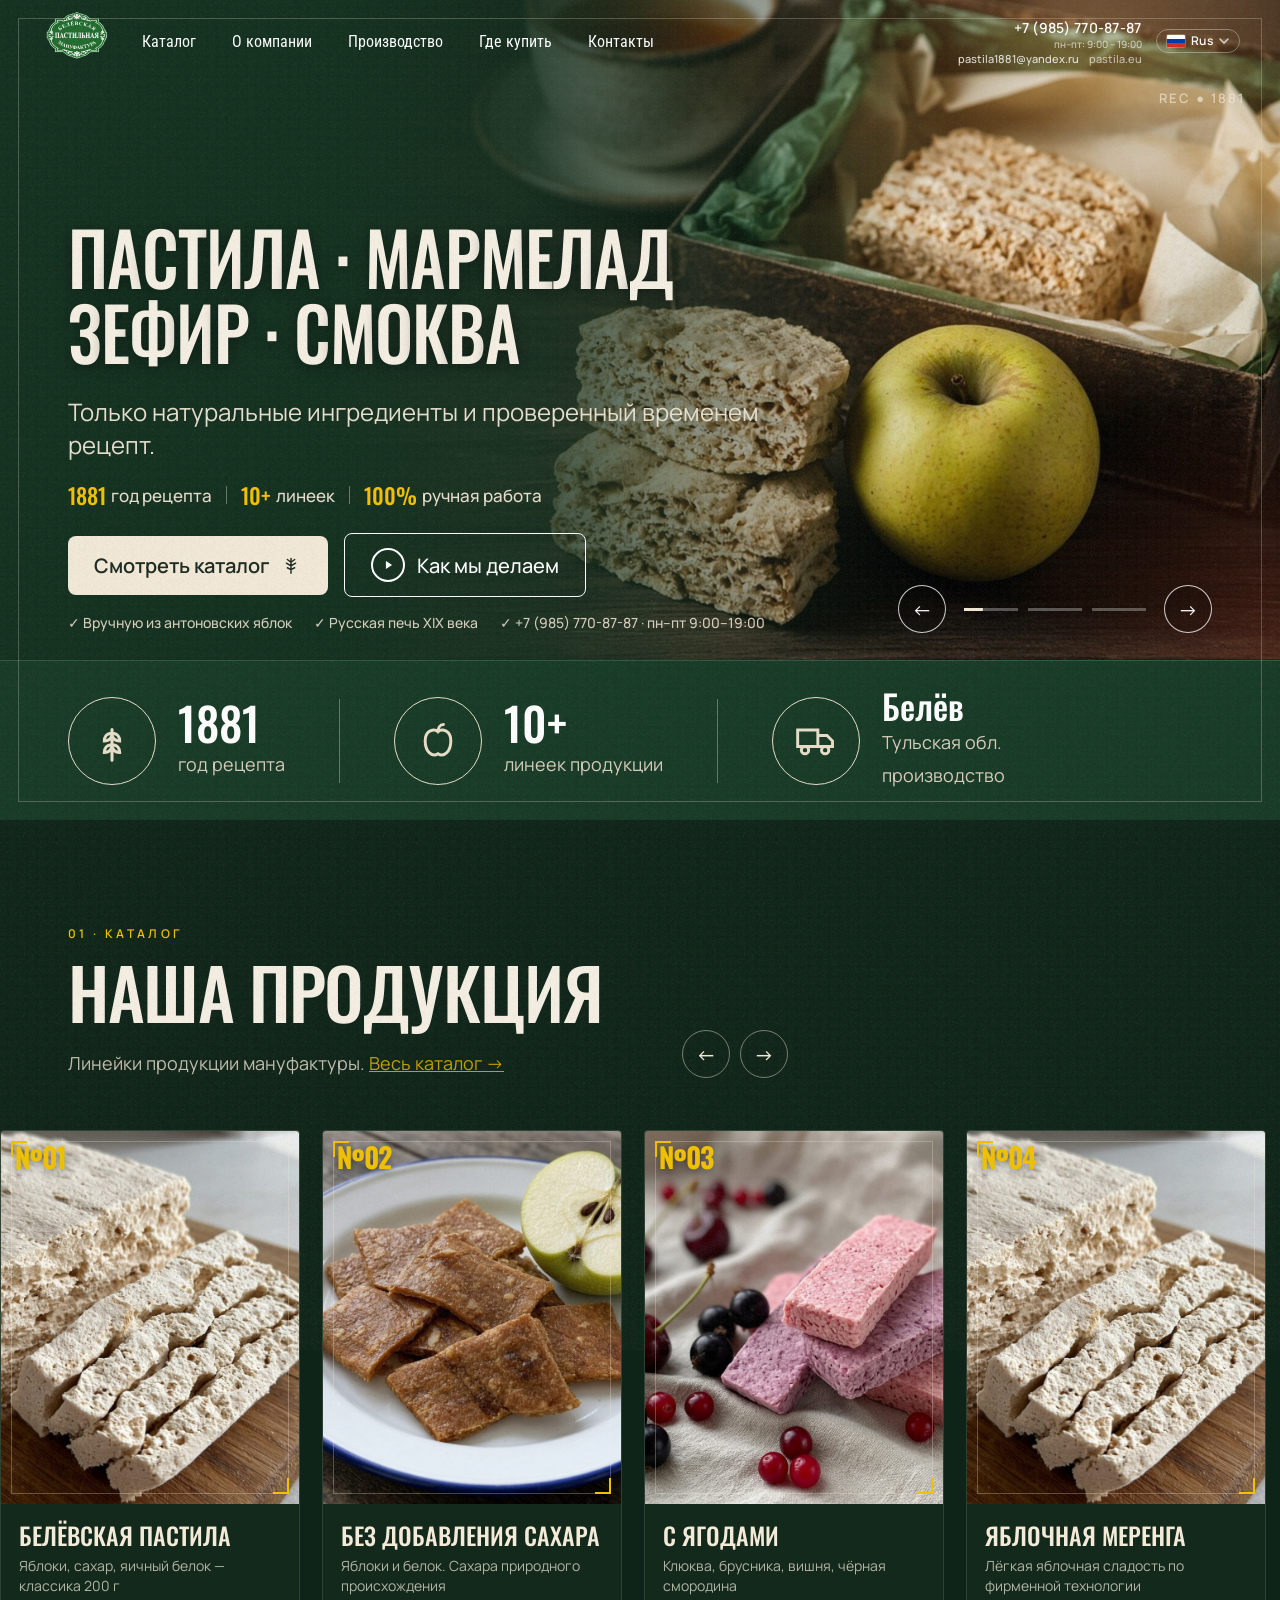
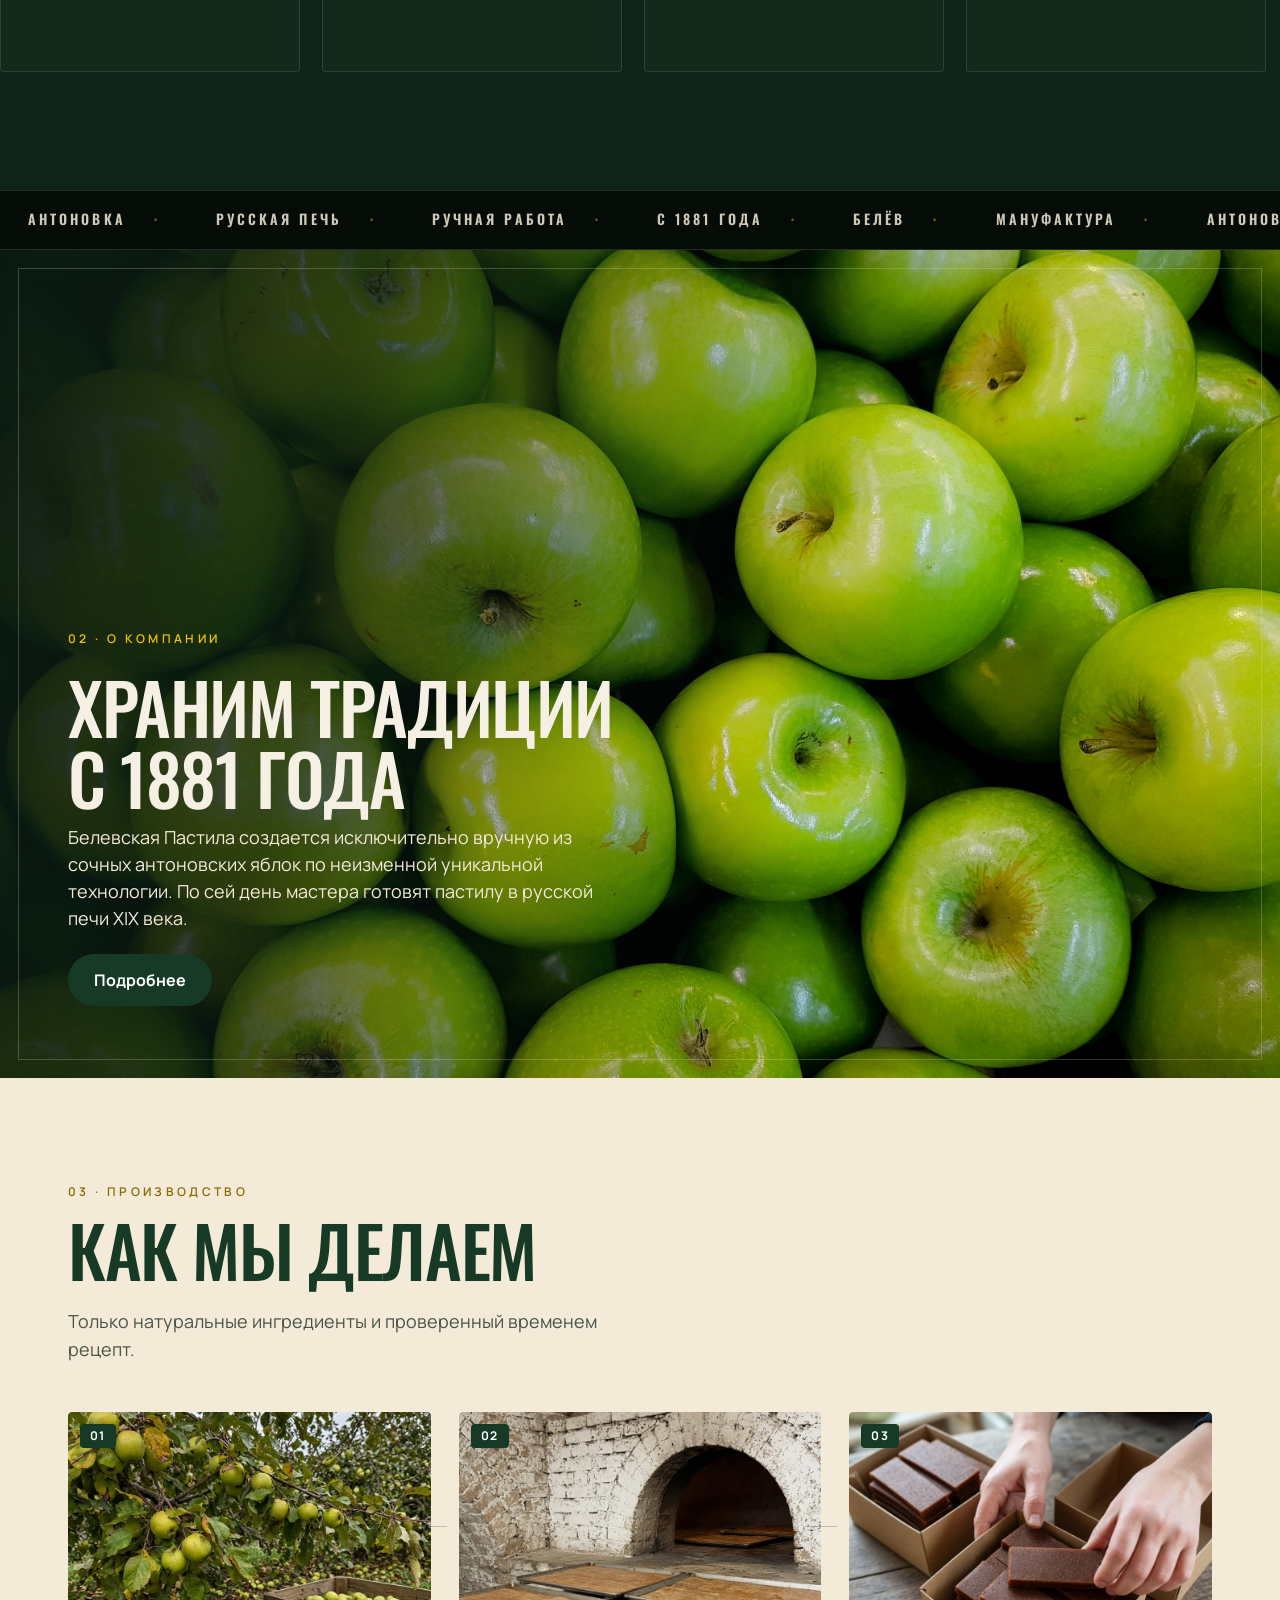
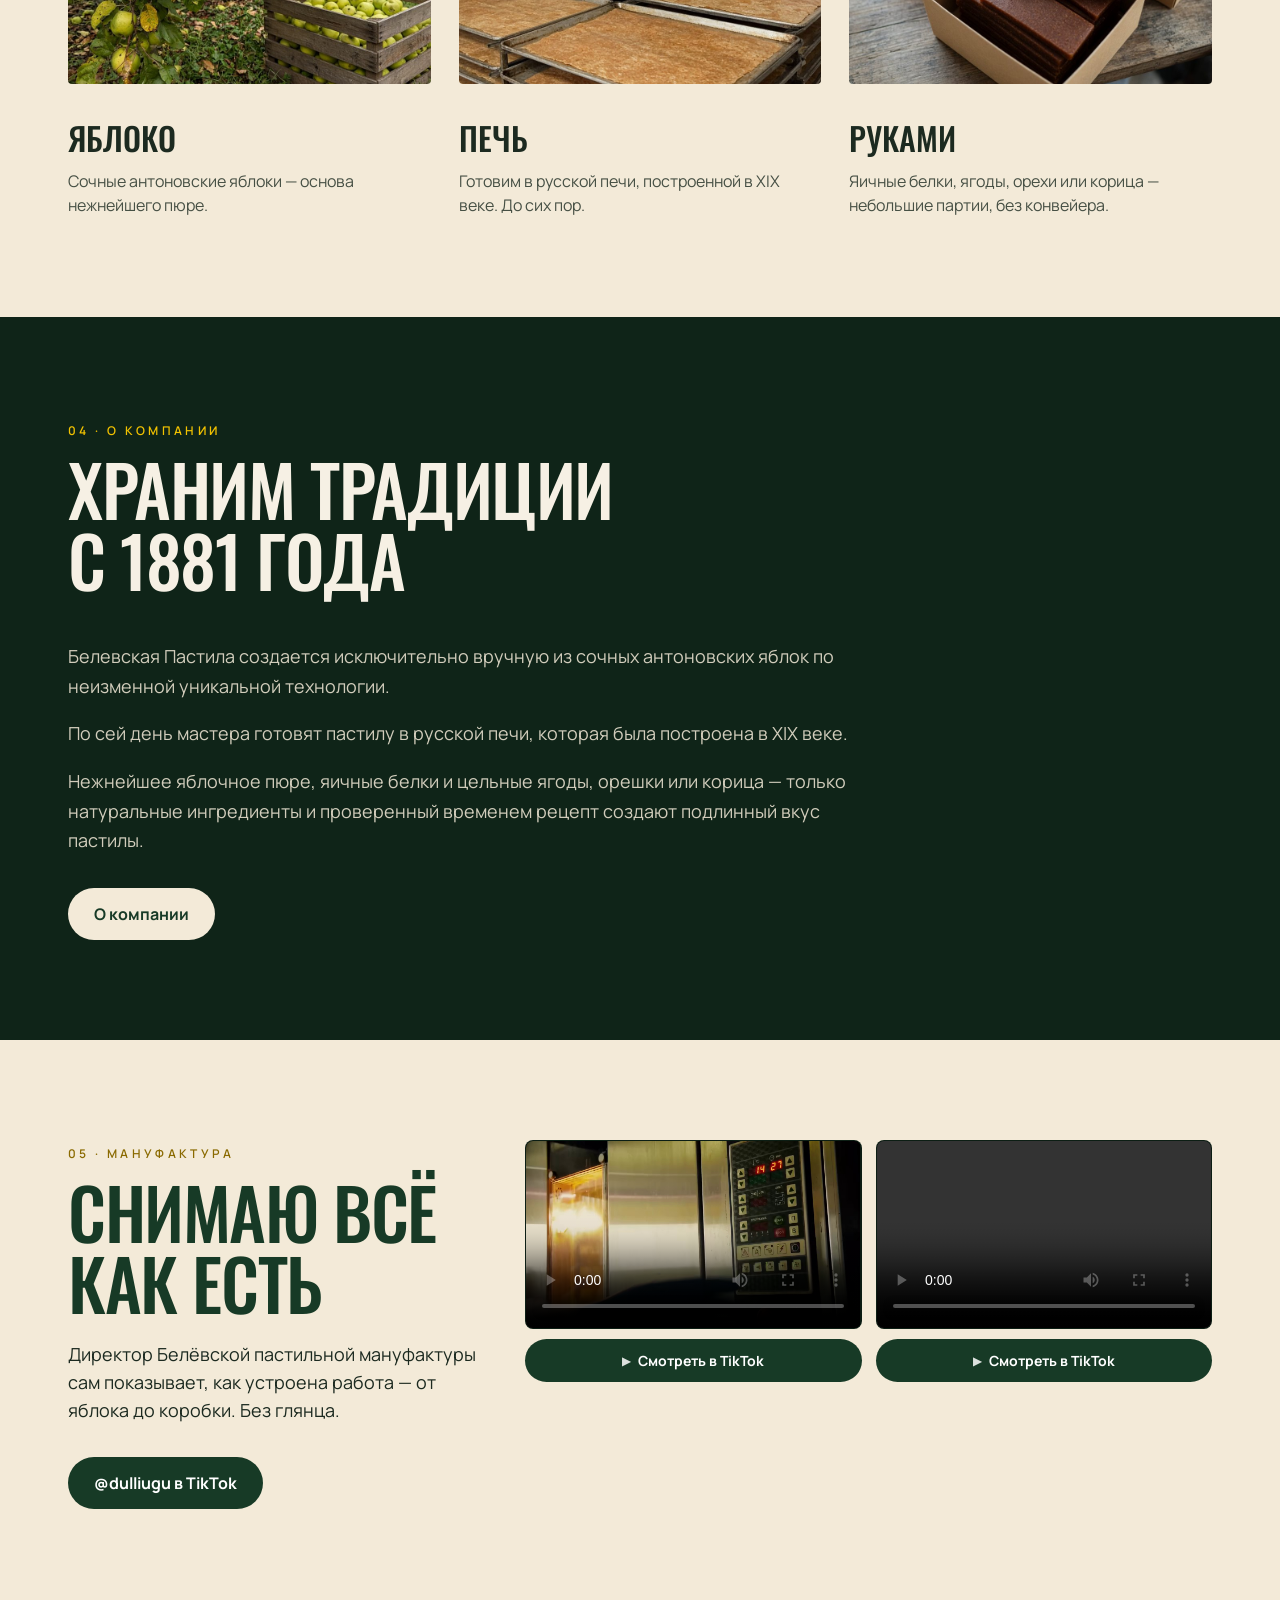
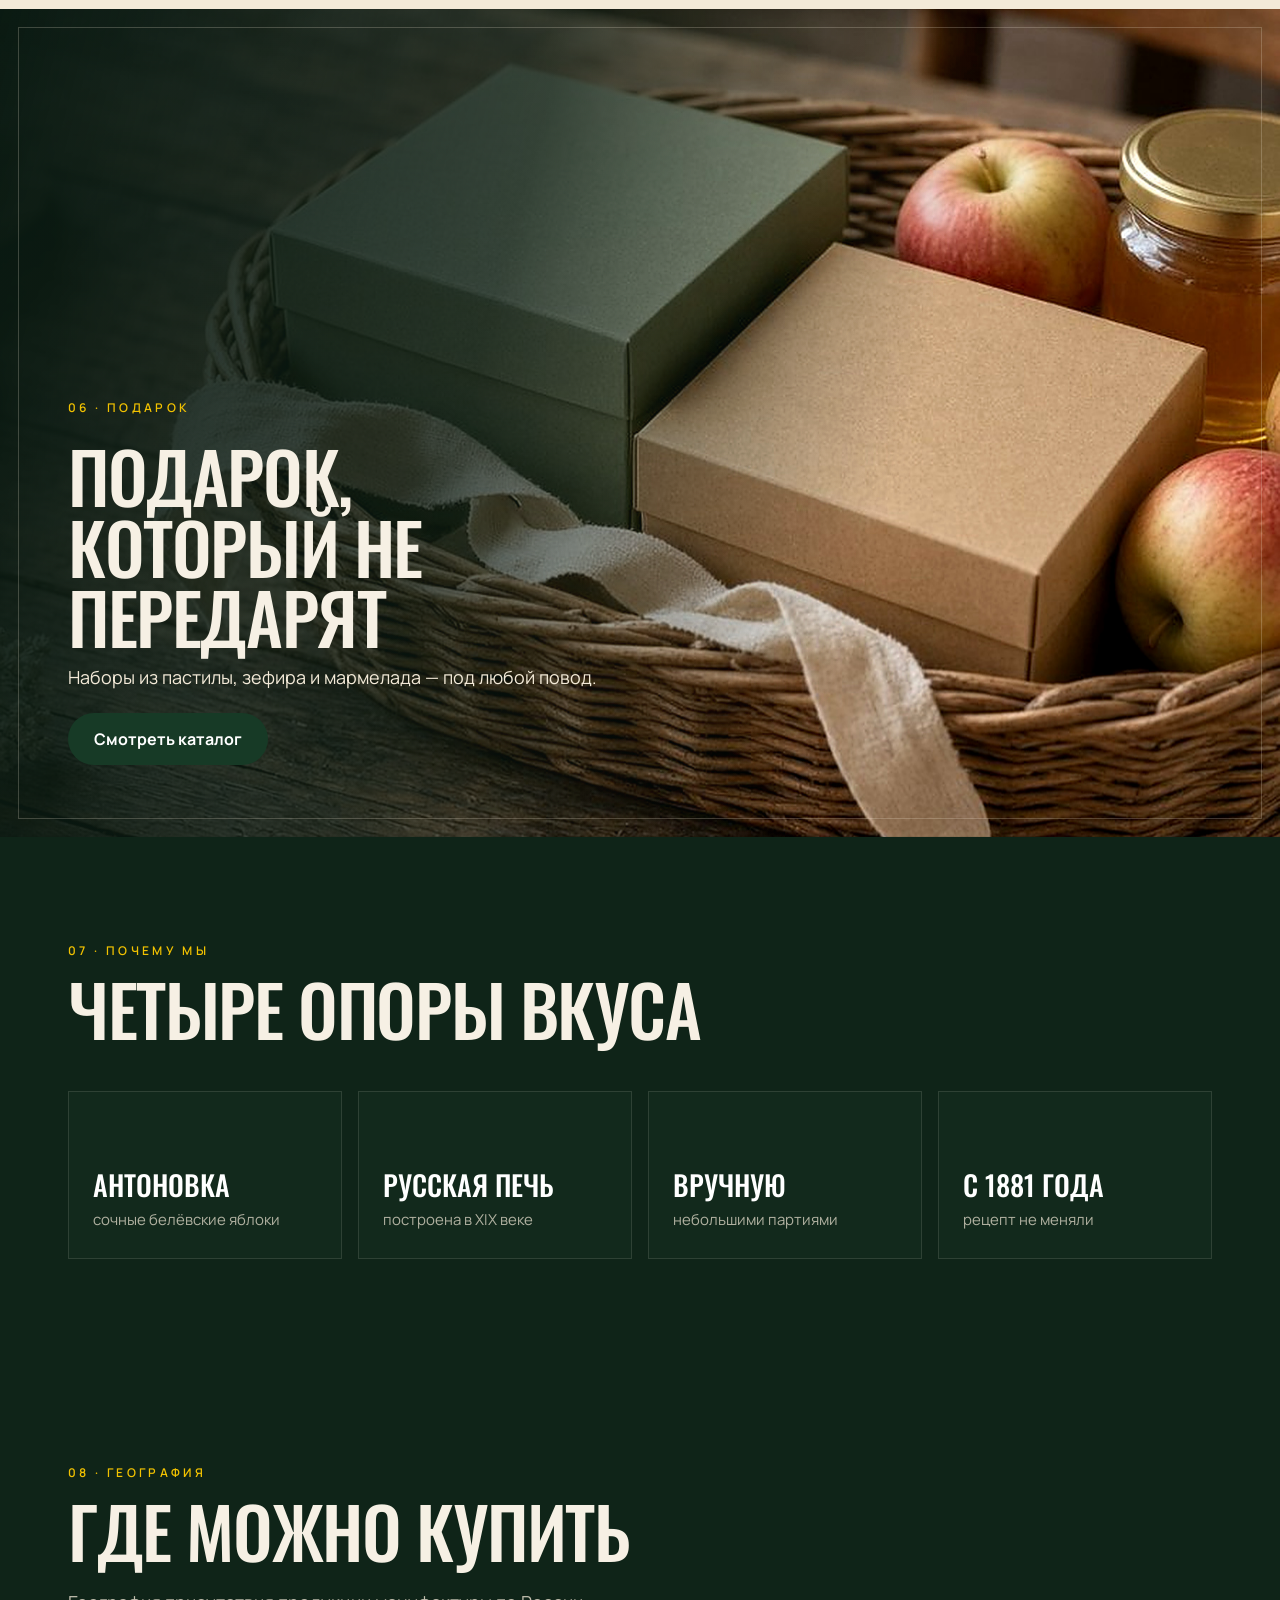
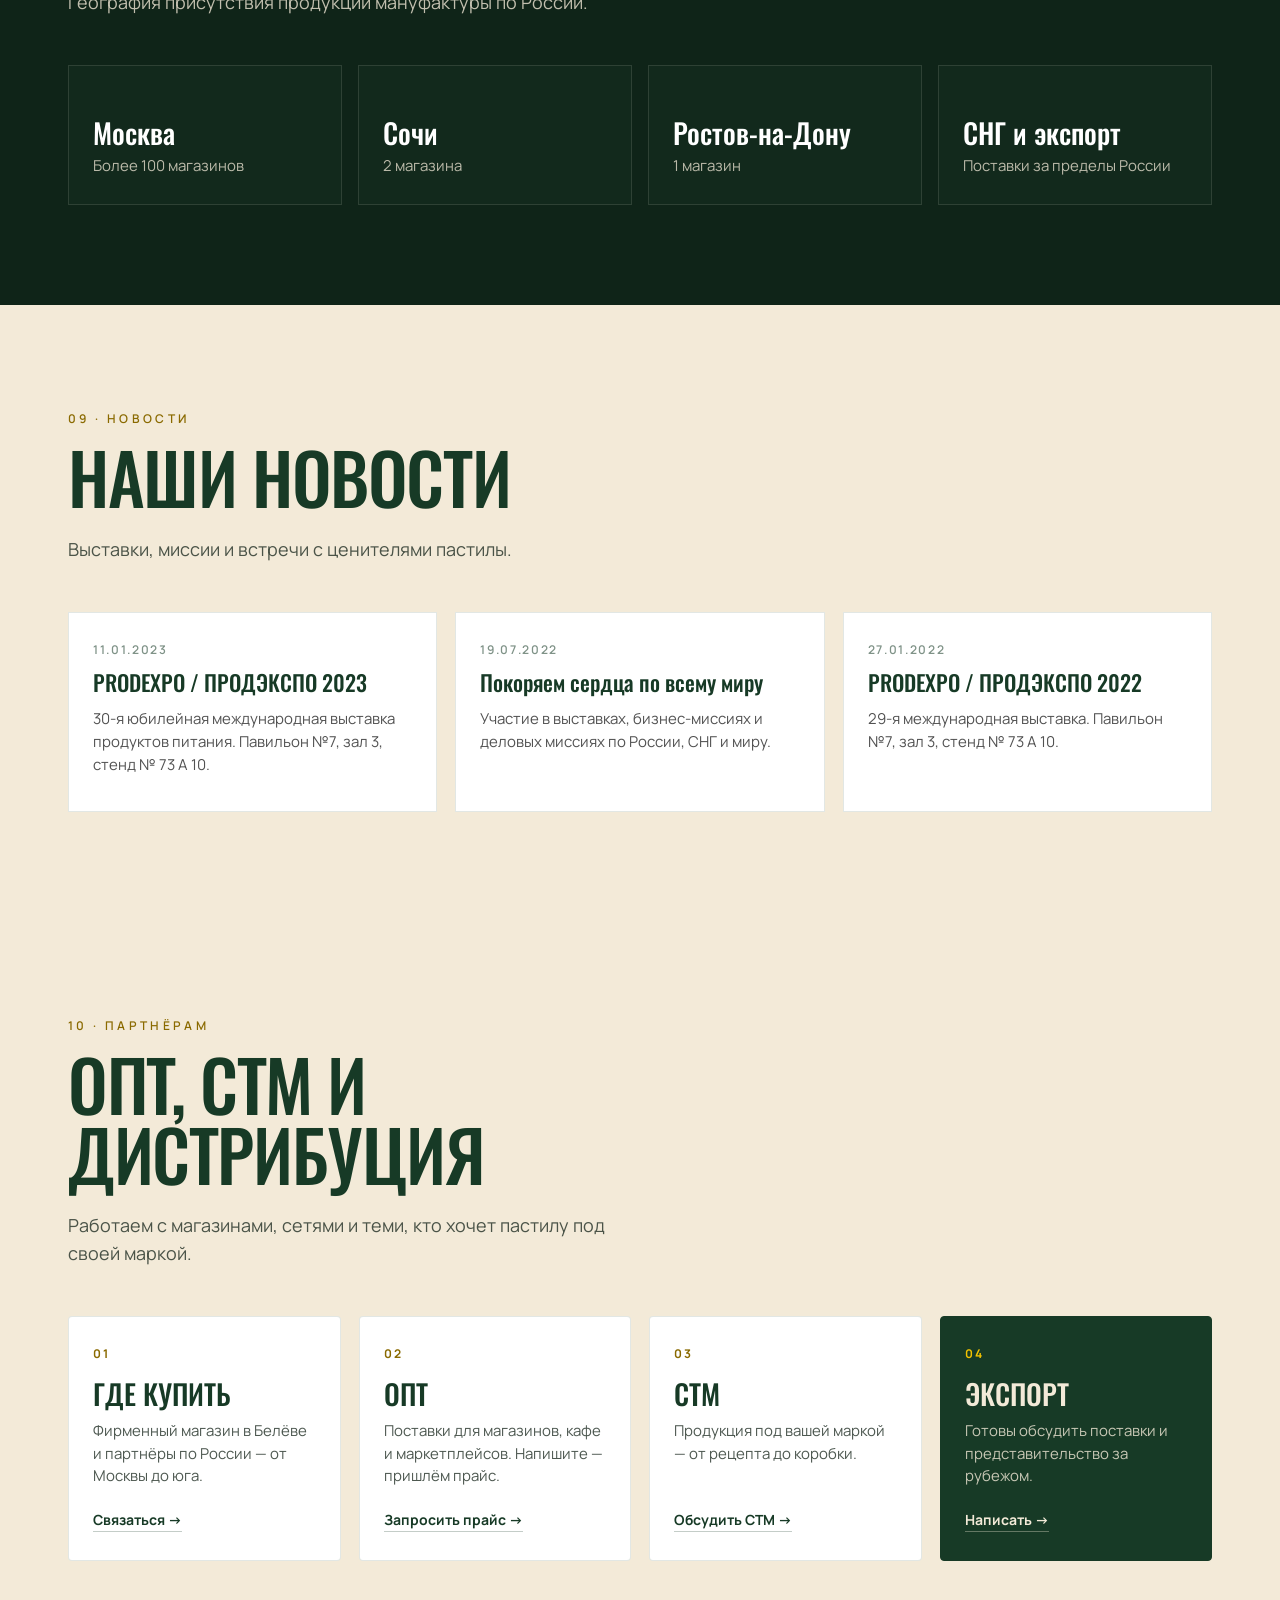
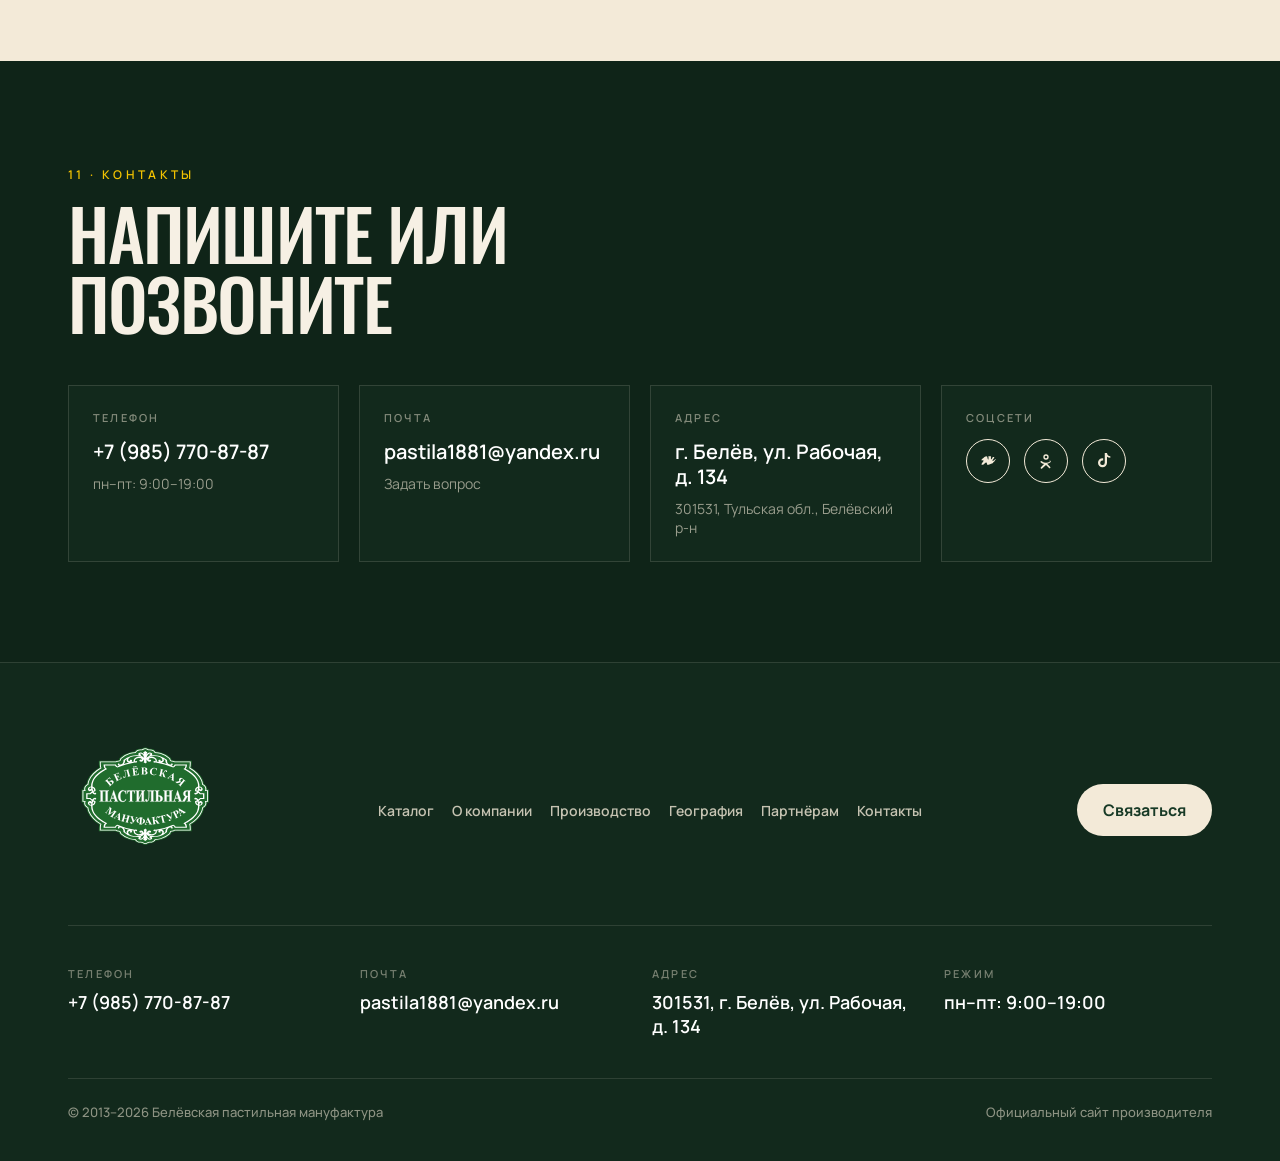
<file: index.html>
<!doctype html><html lang="ru"><head><meta charset="utf-8"><meta name="viewport" content="width=device-width,initial-scale=1"><title>Белёвская пастильная мануфактура — официальный сайт производителя</title><meta name="description" content="Белёвская пастила вручную из антоновских яблок. Русская печь XIX века, натуральные ингредиенты. +7 (985) 770-87-87"><link href="https://fonts.googleapis.com/css2?family=Oswald:wght@400;500;600;700&family=PT+Serif:ital@0;1&family=Roboto+Condensed:wght@400;700&family=Manrope:wght@400;700&display=swap" rel="stylesheet"><link rel="stylesheet" href="css/style.css"></head><body><section class="hero2 hero"><header class="h2hdr hdrfix"><a class="logo" href="index.html" aria-label="На главную"><img src="img/logo.svg" width="160" height="155" alt="Белёвская пастильная мануфактура"></a><nav><a href="catalog.html">Каталог</a><a href="about.html">О компании</a><a href="#how">Производство</a><a href="#opt">Где купить</a><a href="#contacts">Контакты</a></nav><div class="hdr-side"><div class="hdr-contacts"><a class="hdr-phone" href="tel:+79857708787">+7 (985) 770-87-87</a><span class="hdr-hours">пн–пт: 9:00 – 19:00</span><span class="hdr-links"><a class="hdr-mail" href="mailto:pastila1881@yandex.ru">pastila1881@yandex.ru</a><a class="hdr-eu" href="https://pastila.eu" target="_blank" rel="noopener">pastila.eu</a></span></div><div class="lang-dd"><button type="button" class="lang-btn" aria-expanded="false" aria-haspopup="listbox" aria-label="Язык"><i class="fl fl-ru" aria-hidden="true"></i><span class="lang-code">Rus</span><svg width="10" height="6" viewBox="0 0 10 6" aria-hidden="true"><path d="M1 1l4 4 4-4" fill="none" stroke="currentColor" stroke-width="1.5" stroke-linecap="round"/></svg></button><ul class="lang-menu" role="listbox" hidden><li><a href="?lang=ru" hreflang="ru" lang="ru" role="option" class="on"><i class="fl fl-ru" aria-hidden="true"></i>Русский</a></li><li><a href="?lang=en" hreflang="en" lang="en" role="option"><i class="fl fl-en" aria-hidden="true"></i>English</a></li><li><a href="?lang=de" hreflang="de" lang="de" role="option"><i class="fl fl-de" aria-hidden="true"></i>Deutsch</a></li><li><a href="?lang=zh" hreflang="zh" lang="zh" role="option"><i class="fl fl-zh" aria-hidden="true"></i>中文</a></li></ul></div></div></header><div class="slides"><figure class="sl on"><img src="img/slide3.jpg" alt="Пастила, чай и подарочная коробка"></figure><figure class="sl"><img src="img/slide2.jpg" alt="Русская печь и противни с пастилой"></figure><figure class="sl"><img src="img/slide1.png" alt="Белёвская пастила в фарфоровой вазе"></figure><div class="wipe"></div></div><div class="snav"><button class="sp" aria-label="Назад">←</button><div class="dots"><i class="on"><b></b></i><i><b></b></i><i><b></b></i></div><button class="sn" aria-label="Вперёд">→</button></div><div class="txt"><h1>ПАСТИЛА · МАРМЕЛАД<br>ЗЕФИР · СМОКВА</h1><p class="ssub">Только натуральные ингредиенты и проверенный временем рецепт.</p><p class="nums"><b>1881</b> год рецепта<i></i><b>10+</b> линеек<i></i><b>100%</b> ручная работа</p><div class="cta-row"><a class="c1" href="catalog.html">Смотреть каталог <svg width="22" height="22" viewBox="0 0 24 24" fill="none" stroke="currentColor" stroke-width="1.6" stroke-linecap="round"><path d="M12 21V5M12 9l-4-3M12 13l-5-3M12 9l4-3M12 13l5-3M12 17l-4-2M12 17l4-2"/></svg></a><a class="c2" href="#how"><i><svg width="18" height="18" viewBox="0 0 24 24" fill="none" stroke="currentColor" stroke-width="1.6" stroke-linecap="round"><path d="M10 8l6 4-6 4z" fill="currentColor"/></svg></i>Как мы делаем</a></div><ul class="trust"><li>✓ Вручную из антоновских яблок</li><li>✓ Русская печь XIX века</li><li>✓ +7 (985) 770-87-87 · пн–пт 9:00–19:00</li></ul></div><div class="strip2"><div><i><svg width="46" height="46" viewBox="0 0 24 24" fill="none" stroke="currentColor" stroke-width="1.6" stroke-linecap="round"><path d="M12 22V6M12 8c-3 0-4 2-4 4 3 0 4-2 4-4zm0 0c3 0 4 2 4 4-3 0-4-2-4-4zm0 6c-3 0-4 2-4 4 3 0 4-2 4-4zm0 0c3 0 4 2 4 4-3 0-4-2-4-4z"/></svg></i><p><b>1881</b><span>год рецепта</span></p></div><div><i><svg width="44" height="44" viewBox="0 0 24 24" fill="none" stroke="currentColor" stroke-width="1.6" stroke-linecap="round"><path d="M12 7c-2-2-7-1-7 5s4 9 7 7c3 2 7-1 7-7s-5-7-7-5zM12 7c0-2 1-4 3-4"/></svg></i><p><b>10+</b><span>линеек продукции</span></p></div><div><i><svg width="44" height="44" viewBox="0 0 24 24" fill="none" stroke="currentColor" stroke-width="1.6" stroke-linecap="round"><path d="M2 6h11v9H2zM13 9h5l3 3v3h-8"/><circle cx="6" cy="17" r="2"/><circle cx="17" cy="17" r="2"/></svg></i><p><b style="font-size:34px">Белёв</b><span>Тульская обл.<br>производство</span></p></div></div></section>

<section id="catalog" class="sec"><div class="sec-h"><span class="kicker">01 · Каталог</span><h2>Наша продукция</h2><p class="lead">Линейки продукции мануфактуры. <a href="catalog.html" style="color:var(--y)">Весь каталог →</a></p><div class="rail-nav"><button type="button" class="rn prev" aria-label="Назад">←</button><button type="button" class="rn next" aria-label="Вперёд">→</button></div></div><div class="rail-wrap"><div class="rail">
<article class="prod"><div class="media"><img src="img/p-classic.jpg" alt="Белёвская пастила"><span class="no">№01</span><i class="fr"></i></div><div class="body"><h3>Белёвская пастила</h3><p>Яблоки, сахар, яичный белок — классика 200 г</p></div></article>
<article class="prod"><div class="media"><img src="img/p-nosugar.jpg" alt="Без добавления сахара"><span class="no">№02</span><i class="fr"></i></div><div class="body"><h3>Без добавления сахара</h3><p>Яблоки и белок. Сахара природного происхождения</p></div></article>
<article class="prod"><div class="media"><img src="img/p-berry.jpg" alt="С ягодами"><span class="no">№03</span><i class="fr"></i></div><div class="body"><h3>С ягодами</h3><p>Клюква, брусника, вишня, чёрная смородина</p></div></article>
<article class="prod"><div class="media"><img src="img/p-classic.jpg" alt="Яблочная меренга"><span class="no">№04</span><i class="fr"></i></div><div class="body"><h3>Яблочная меренга</h3><p>Лёгкая яблочная сладость по фирменной технологии</p></div></article>
<article class="prod"><div class="media"><img src="img/p-marmalade.jpg" alt="Белёвский мармелад"><span class="no">№05</span><i class="fr"></i></div><div class="body"><h3>Белёвский мармелад</h3><p>Плотнее промышленных аналогов — основа сок</p></div></article>
<article class="prod"><div class="media"><img src="img/p-zefir.jpg" alt="Белёвский зефир"><span class="no">№06</span><i class="fr"></i></div><div class="body"><h3>Белёвский зефир</h3><p>Ваниль, антоновка, кофе — и в шоколадной глазури</p></div></article>
<article class="prod"><div class="media"><img src="img/shelf.jpg" alt="Белёвские сухарики"><span class="no">№07</span><i class="fr"></i></div><div class="body"><h3>Белёвские сухарики</h3><p>Хрустящие сухарики из пастильной линейки</p></div></article>
<article class="prod"><div class="media"><img src="img/p-smokva.jpg" alt="Белёвская смоква"><span class="no">№08</span><i class="fr"></i></div><div class="body"><h3>Белёвская смоква</h3><p>Яблочно-тыквенная и яблочно-облепиховая, без сахара</p></div></article>
<article class="prod"><div class="media"><img src="img/box.jpg" alt="Продукция СТМ"><span class="no">№09</span><i class="fr"></i></div><div class="body"><h3>Продукция СТМ</h3><p>Пастила под вашей маркой — от рецепта до коробки</p><div class="buy"><span>партнёрам</span><a class="more" href="#opt">Подробнее</a></div></div></article>
<article class="prod"><div class="media"><img src="img/hands.jpg" alt="Белёвские пастилки"><span class="no">№10</span><i class="fr"></i></div><div class="body"><h3>Белёвские пастилки</h3><p>Компактный формат — ягодные и яблочные батончики</p></div></article>
<article class="prod"><div class="media"><img src="img/gift.jpg" alt="Скоро в продаже"><span class="no">№11</span><i class="fr"></i></div><div class="body"><h3>Скоро в продаже</h3><p>Новинки мануфактуры — следите за обновлениями</p><div class="buy"><span>скоро</span></div></div></article>
</div></div></section>

<div class="ticker" aria-hidden="true"><div><span>Антоновка</span><span>Русская печь</span><span>Ручная работа</span><span>С 1881 года</span><span>Белёв</span><span>Мануфактура</span><span>Антоновка</span><span>Русская печь</span><span>Ручная работа</span><span>С 1881 года</span><span>Белёв</span><span>Мануфактура</span></div></div>

<section class="full full-lg framed about-banner"><img src="img/orchard-hi.jpg" alt="Сады антоновки" width="2560" height="1440" decoding="async" fetchpriority="high"><div class="cap"><span class="kicker">02 · О компании</span><h2>Храним традиции<br>с 1881 года</h2><p>Белевская Пастила создается исключительно вручную из сочных антоновских яблок по неизменной уникальной технологии. По сей день мастера готовят пастилу в русской печи XIX века.</p><a class="btn" href="about.html">Подробнее</a></div></section>

<section id="how" class="light sec"><div class="sec-h"><span class="kicker">03 · Производство</span><h2>Как мы делаем</h2><p class="lead">Только натуральные ингредиенты и проверенный временем рецепт.</p></div><ol class="steps"><li><div class="media"><img src="img/orchard.jpg" alt="Антоновка"><span class="tag">01</span></div><h3>Яблоко</h3><p>Сочные антоновские яблоки — основа нежнейшего пюре.</p></li><li><div class="media"><img src="img/oven.jpg" alt="Русская печь"><span class="tag">02</span></div><h3>Печь</h3><p>Готовим в русской печи, построенной в XIX веке. До сих пор.</p></li><li><div class="media"><img src="img/box.jpg" alt="Упаковка"><span class="tag">03</span></div><h3>Руками</h3><p>Яичные белки, ягоды, орехи или корица — небольшие партии, без конвейера.</p></li></ol></section>

<section id="story" class="sec"><div class="sec-h"><span class="kicker">04 · О компании</span><h2>Храним традиции<br>с 1881 года</h2></div><div class="about-copy"><p>Белевская Пастила создается исключительно вручную из сочных антоновских яблок по неизменной уникальной технологии.</p><p>По сей день мастера готовят пастилу в русской печи, которая была построена в XIX веке.</p><p>Нежнейшее яблочное пюре, яичные белки и цельные ягоды, орешки или корица — только натуральные ингредиенты и проверенный временем рецепт создают подлинный вкус пастилы.</p></div><p style="margin-top:32px"><a class="btn" href="about.html" style="background:var(--c);color:#173a26">О компании</a></p></section>

<section class="dir light sec" id="manufactory"><div class="dir-t"><span class="kicker">05 · Мануфактура</span><h2>Снимаю всё как есть</h2><p>Директор Белёвской пастильной мануфактуры сам показывает, как устроена работа — от яблока до коробки. Без глянца.</p><a class="btn" href="https://www.tiktok.com/@dulliugu" target="_blank" rel="noopener">@dulliugu в TikTok</a></div><div class="tts"><article class="tt-card"><div class="tt-vid"><video src="video/tt1.mp4" poster="img/tt1-poster.jpg" controls playsinline preload="metadata" title="Видео мануфактуры"></video></div><a class="tt-btn" href="https://www.tiktok.com/@dulliugu/video/7688826022980046093" target="_blank" rel="noopener">Смотреть в TikTok</a></article><article class="tt-card"><div class="tt-vid"><video src="video/tt2.mp4" controls playsinline preload="metadata" title="Видео мануфактуры"></video></div><a class="tt-btn" href="https://www.tiktok.com/@dulliugu/video/7695325955321072910" target="_blank" rel="noopener">Смотреть в TikTok</a></article></div></section>

<section id="gifts" class="full full-lg framed"><img src="img/gift-lg.jpg" alt="Подарочный набор" width="1800" height="1400" decoding="async"><div class="cap"><span class="kicker">06 · Подарок</span><h2>Подарок, который не передарят</h2><p>Наборы из пастилы, зефира и мармелада — под любой повод.</p><a class="btn" href="catalog.html">Смотреть каталог</a></div></section>

<section class="sec adv-sec"><div class="sec-h"><span class="kicker">07 · Почему мы</span><h2>Четыре опоры вкуса</h2></div><ul class="adv"><li><b>Антоновка</b><span>сочные белёвские яблоки</span></li><li><b>Русская печь</b><span>построена в XIX веке</span></li><li><b>Вручную</b><span>небольшими партиями</span></li><li><b>С 1881 года</b><span>рецепт не меняли</span></li></ul></section>

<section id="geo" class="sec rev-sec"><div class="sec-h"><span class="kicker">08 · География</span><h2>Где можно купить</h2><p class="lead">География присутствия продукции мануфактуры по России.</p></div><div class="geo"><article><b>Москва</b><span>Более 100 магазинов</span></article><article><b>Сочи</b><span>2 магазина</span></article><article><b>Ростов-на-Дону</b><span>1 магазин</span></article><article class="geo-eu"><b>СНГ и экспорт</b><span>Поставки за пределы России</span></article></div></section>

<section id="news" class="light sec"><div class="sec-h"><span class="kicker">09 · Новости</span><h2>Наши новости</h2><p class="lead">Выставки, миссии и встречи с ценителями пастилы.</p></div><div class="news"><article><time datetime="2023-01-11">11.01.2023</time><h3>PRODEXPO / ПРОДЭКСПО 2023</h3><p>30-я юбилейная международная выставка продуктов питания. Павильон №7, зал 3, стенд № 73 А 10.</p></article><article><time datetime="2022-07-19">19.07.2022</time><h3>Покоряем сердца по всему миру</h3><p>Участие в выставках, бизнес-миссиях и деловых миссиях по России, СНГ и миру.</p></article><article><time datetime="2022-01-27">27.01.2022</time><h3>PRODEXPO / ПРОДЭКСПО 2022</h3><p>29-я международная выставка. Павильон №7, зал 3, стенд № 73 А 10.</p></article></div></section>

<section id="opt" class="light sec"><div class="sec-h"><span class="kicker">10 · Партнёрам</span><h2>Опт, СТМ и дистрибуция</h2><p class="lead">Работаем с магазинами, сетями и теми, кто хочет пастилу под своей маркой.</p></div><div class="opt"><article class="op"><span class="op-n">01</span><h3>Где купить</h3><p>Фирменный магазин в Белёве и партнёры по России — от Москвы до юга.</p><a href="#contacts">Связаться →</a></article><article class="op"><span class="op-n">02</span><h3>Опт</h3><p>Поставки для магазинов, кафе и маркетплейсов. Напишите — пришлём прайс.</p><a href="mailto:pastila1881@yandex.ru">Запросить прайс →</a></article><article class="op"><span class="op-n">03</span><h3>СТМ</h3><p>Продукция под вашей маркой — от рецепта до коробки.</p><a href="mailto:pastila1881@yandex.ru">Обсудить СТМ →</a></article><article class="op op-eu"><span class="op-n">04</span><h3>Экспорт</h3><p>Готовы обсудить поставки и представительство за рубежом.</p><a href="mailto:pastila1881@yandex.ru">Написать →</a></article></div></section>

<section id="contacts" class="sec"><div class="sec-h"><span class="kicker">11 · Контакты</span><h2>Напишите или позвоните</h2></div><div class="cont"><div class="ci"><span>Телефон</span><a href="tel:+79857708787">+7 (985) 770-87-87</a><em>пн–пт: 9:00–19:00</em></div><div class="ci"><span>Почта</span><a href="mailto:pastila1881@yandex.ru">pastila1881@yandex.ru</a><em>Задать вопрос</em></div><div class="ci"><span>Адрес</span><strong>г. Белёв, ул. Рабочая, д. 134</strong><em>301531, Тульская обл., Белёвский р-н</em></div><div class="ci soc"><span>Соцсети</span><p><a class="si" href="https://vk.com/" target="_blank" rel="noopener" aria-label="ВКонтакте"><svg viewBox="0 0 24 24" fill="currentColor" aria-hidden="true"><path d="M12.78 16.5h-1.4s-.3-.04-.46-.24c-.16-.2-.16-.54-.16-.54s.02-1.66-.9-1.9c-.9-.24-2.12 1.78-3.36 2.5-.42.24-.72.2-.72.2l-1.04-.06c-.3 0-.62-.2-.48-.7.04-.14.2-.56.9-1.6 1.42-2.1 1.54-2.22 1.42-2.52-.26-.58-.9-.4-.9-.4l-1.06.04c-.22 0-.44-.12-.44-.4 0-.24.1-.42.1-.42S8.36 6.4 9.8 6.4c1.5 0 1.42 1.14 1.42 1.14s.4 2.34.94 2.66c.24.14.44 0 .44 0s0-1.54.04-2.16c.06-.94-.3-1.3-.3-1.3s-.24-.3.16-.44c.38-.12 1.14-.14 2-.12.66.02.84.12.84.12.32.1.24.42.24.42s-.04 2.56-.02 2.8c.02.3.2.4.2.4s.4.04.6-.2c.52-.62 1.44-2.4 1.44-2.4s.12-.24.34-.14l1.12.06c.34.04.4.22.36.36-.06.26-.9 1.72-1.86 2.84-.4.46-.54.68-.54.92 0 .26.22.44.22.44s.04.02.7-.08c.66-.1 1.34-.66 1.9-1.36.28-.36.52-.68.52-.68s.24-.34.5-.18c.12.08.18.22.16.34-.04.22-.4.96-.98 1.74-.9 1.18-1.9 1.86-1.9 1.86s-.34.3-.34.68c0 .2.12.34.12.34z"/></svg></a><a class="si" href="https://ok.ru/" target="_blank" rel="noopener" aria-label="Одноклассники"><svg viewBox="0 0 24 24" fill="currentColor" aria-hidden="true"><path d="M12 10.4a3.2 3.2 0 1 0 0-6.4 3.2 3.2 0 0 0 0 6.4zm0-4.8a1.6 1.6 0 1 1 0 3.2 1.6 1.6 0 0 1 0-3.2zm5.1 6.55a8.7 8.7 0 0 1-10.2 0 1 1 0 0 0-1.17 1.62 10.7 10.7 0 0 0 3.9 1.95l-3.72 3.72a1 1 0 1 0 1.41 1.41L12 16.82l3.68 3.68a1 1 0 0 0 1.41-1.41l-3.72-3.72a10.7 10.7 0 0 0 3.9-1.95 1 1 0 1 0-1.17-1.62z"/></svg></a><a class="si" href="https://www.tiktok.com/@dulliugu" target="_blank" rel="noopener" aria-label="TikTok"><svg viewBox="0 0 24 24" fill="currentColor" aria-hidden="true"><path d="M19.6 8.2a6.9 6.9 0 0 1-4-1.3v7.2a5.4 5.4 0 1 1-5.4-5.4c.28 0 .55.03.82.08v2.7a2.7 2.7 0 1 0 1.9 2.58V2.5h2.68a4.3 4.3 0 0 0 4 3.9v1.8z"/></svg></a></p></div></div></section>

<footer class="ft"><div class="ft-in">
<div class="ft-top"><a class="logo ft-logo" href="index.html"><img src="img/logo.svg" width="160" height="155" alt="Белёвская пастильная мануфактура"></a>
<nav class="ft-nav"><a href="catalog.html">Каталог</a><a href="about.html">О компании</a><a href="#how">Производство</a><a href="#geo">География</a><a href="#opt">Партнёрам</a><a href="#contacts">Контакты</a></nav>
<a class="btn ft-cta" href="#contacts">Связаться</a></div>
<div class="ft-mid">
<div><span>Телефон</span><a href="tel:+79857708787">+7 (985) 770-87-87</a></div>
<div><span>Почта</span><a href="mailto:pastila1881@yandex.ru">pastila1881@yandex.ru</a></div>
<div><span>Адрес</span><strong>301531, г. Белёв, ул. Рабочая, д. 134</strong></div>
<div><span>Режим</span><strong>пн–пт: 9:00–19:00</strong></div>
</div>
<div class="ft-bot"><p>© 2013–2026 Белёвская пастильная мануфактура</p><p>Официальный сайт производителя</p></div>
</div></footer>

<div class="mcta"><a href="tel:+79857708787" class="c1">Позвонить</a><a href="catalog.html" class="c2">Каталог</a></div>

<button class="burger" aria-label="Меню" aria-expanded="false"><i></i><i></i><i></i></button>
<nav class="ov" aria-hidden="true"><a href="catalog.html">Каталог</a><a href="about.html">О компании</a><a href="#how">Производство</a><a href="#geo">География</a><a href="#opt">Партнёрам</a><a href="#contacts">Контакты</a><p class="ov-c"><a href="tel:+79857708787">+7 (985) 770-87-87</a></p></nav>

<script src="js/main.js"></script><script src="js/wow.js"></script><script src="js/slider.js"></script></body></html>
</file>
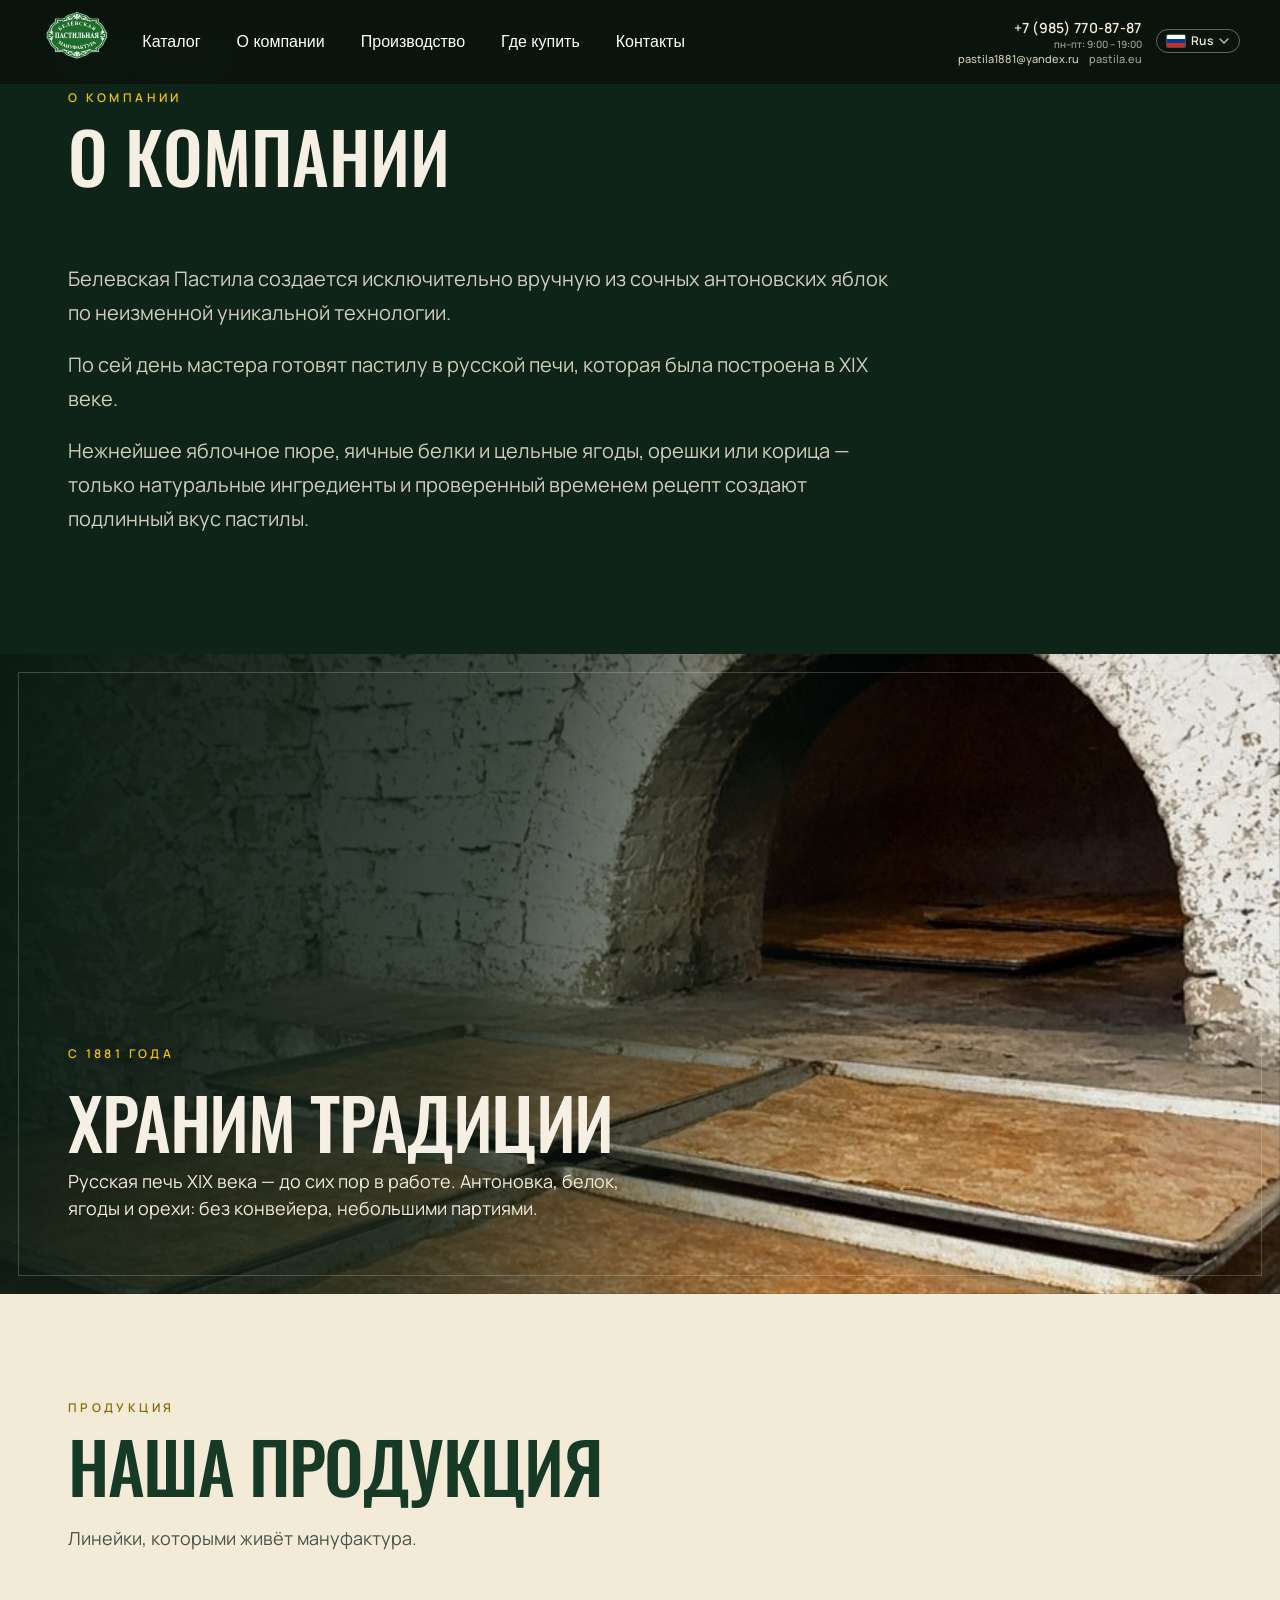
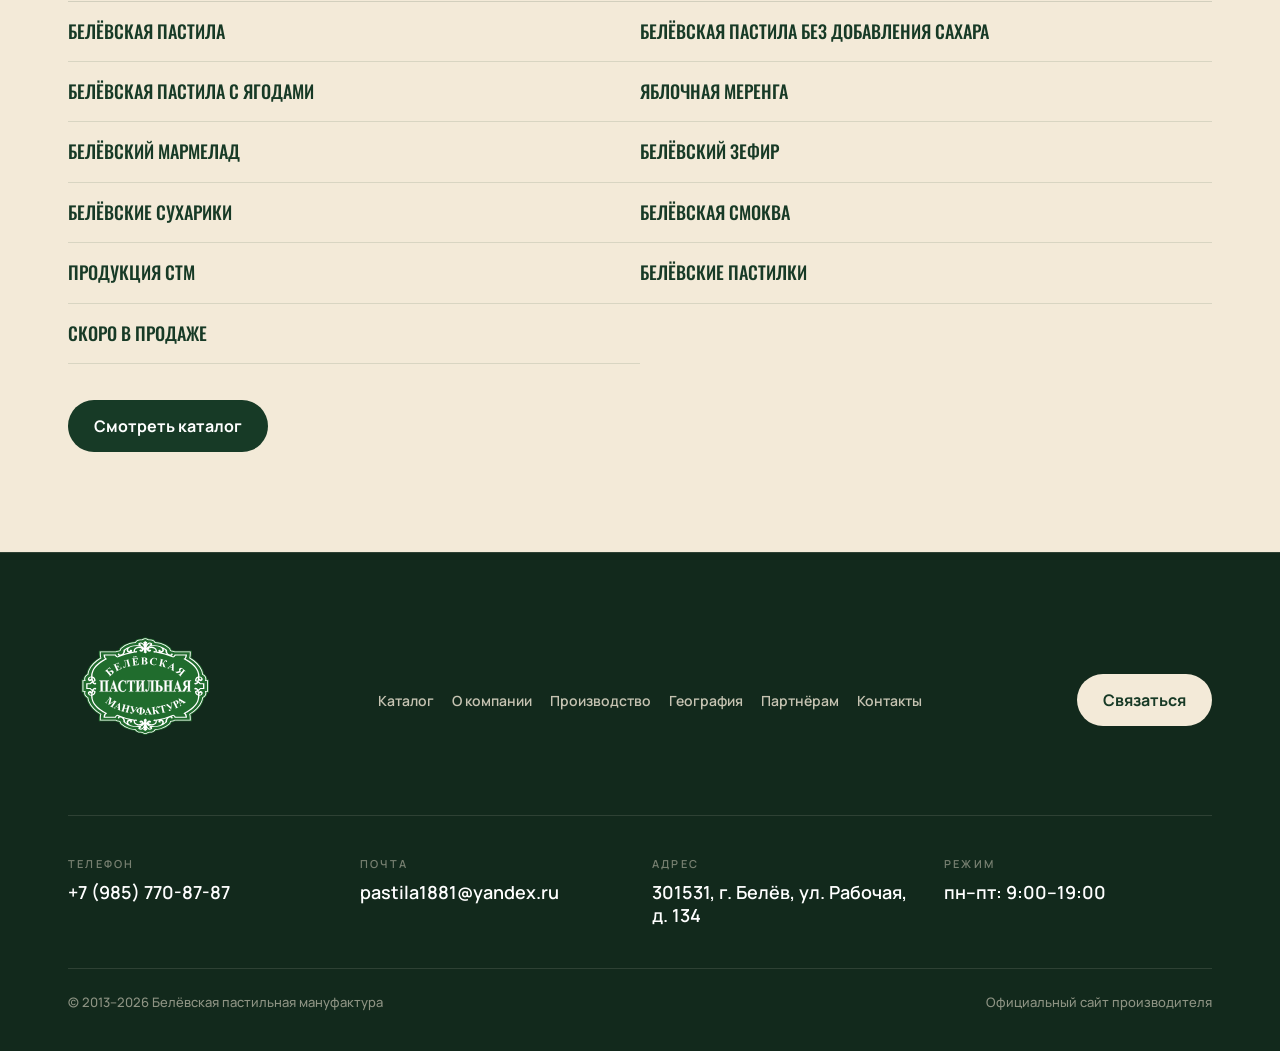
<file: about.html>
<!doctype html>
<html lang="ru">
<head>
<meta charset="utf-8">
<meta name="viewport" content="width=device-width,initial-scale=1">
<title>О компании — Белёвская пастильная мануфактура</title>
<meta name="description" content="Белевская Пастила создается вручную из антоновских яблок. Русская печь XIX века. Официальный сайт производителя.">
<link href="https://fonts.googleapis.com/css2?family=Oswald:wght@400;500;600;700&family=Manrope:wght@400;700&display=swap" rel="stylesheet">
<link rel="stylesheet" href="css/style.css">
</head>
<body class="page-inner">
<header class="h2hdr hdrfix scrolled">
  <a class="logo" href="index.html"><img src="img/logo.svg" width="160" height="155" alt="Белёвская пастильная мануфактура"></a>
  <nav>
    <a href="catalog.html">Каталог</a>
    <a href="about.html" aria-current="page">О компании</a>
    <a href="index.html#how">Производство</a>
    <a href="index.html#geo">Где купить</a>
    <a href="index.html#contacts">Контакты</a>
  </nav>
  <div class="hdr-side">
    <div class="hdr-contacts">
      <a class="hdr-phone" href="tel:+79857708787">+7 (985) 770-87-87</a>
      <span class="hdr-hours">пн–пт: 9:00 – 19:00</span>
      <span class="hdr-links"><a class="hdr-mail" href="mailto:pastila1881@yandex.ru">pastila1881@yandex.ru</a><a class="hdr-eu" href="https://pastila.eu" target="_blank" rel="noopener">pastila.eu</a></span>
    </div>
    <div class="lang-dd">
      <button type="button" class="lang-btn" aria-expanded="false" aria-haspopup="listbox" aria-label="Язык"><i class="fl fl-ru" aria-hidden="true"></i><span class="lang-code">Rus</span><svg width="10" height="6" viewBox="0 0 10 6" aria-hidden="true"><path d="M1 1l4 4 4-4" fill="none" stroke="currentColor" stroke-width="1.5" stroke-linecap="round"/></svg></button>
      <ul class="lang-menu" role="listbox" hidden>
        <li><a href="?lang=ru" hreflang="ru" lang="ru" role="option" class="on"><i class="fl fl-ru" aria-hidden="true"></i>Русский</a></li>
        <li><a href="?lang=en" hreflang="en" lang="en" role="option"><i class="fl fl-en" aria-hidden="true"></i>English</a></li>
        <li><a href="?lang=de" hreflang="de" lang="de" role="option"><i class="fl fl-de" aria-hidden="true"></i>Deutsch</a></li>
        <li><a href="?lang=zh" hreflang="zh" lang="zh" role="option"><i class="fl fl-zh" aria-hidden="true"></i>中文</a></li>
      </ul>
    </div>
  </div>
</header>

<section class="cat-hero sec">
  <div class="sec-h">
    <p class="crumbs"><a href="index.html">Главная</a><span>/</span>О компании</p>
    <span class="kicker">О компании</span>
    <h1>О компании</h1>
  </div>
</section>

<section class="sec" style="padding-top:0">
  <div class="about-copy about-copy-lg">
    <p>Белевская Пастила создается исключительно вручную из сочных антоновских яблок по неизменной уникальной технологии.</p>
    <p>По сей день мастера готовят пастилу в русской печи, которая была построена в XIX веке.</p>
    <p>Нежнейшее яблочное пюре, яичные белки и цельные ягоды, орешки или корица — только натуральные ингредиенты и проверенный временем рецепт создают подлинный вкус пастилы.</p>
  </div>
</section>

<section class="full framed"><img src="img/oven.jpg" alt="Русская печь"><div class="cap"><span class="kicker">С 1881 года</span><h2>Храним традиции</h2><p>Русская печь XIX века — до сих пор в работе. Антоновка, белок, ягоды и орехи: без конвейера, небольшими партиями.</p></div></section>

<section class="light sec">
  <div class="sec-h">
    <span class="kicker">Продукция</span>
    <h2>Наша продукция</h2>
    <p class="lead">Линейки, которыми живёт мануфактура.</p>
  </div>
  <ul class="cat-list">
    <li>Белёвская пастила</li>
    <li>Белёвская пастила без добавления сахара</li>
    <li>Белёвская пастила с ягодами</li>
    <li>Яблочная меренга</li>
    <li>Белёвский мармелад</li>
    <li>Белёвский зефир</li>
    <li>Белёвские сухарики</li>
    <li>Белёвская смоква</li>
    <li>Продукция СТМ</li>
    <li>Белёвские пастилки</li>
    <li>Скоро в продаже</li>
  </ul>
  <p style="margin-top:36px"><a class="btn" href="catalog.html">Смотреть каталог</a></p>
</section>

<footer class="ft"><div class="ft-in">
  <div class="ft-top">
    <a class="logo ft-logo" href="index.html"><img src="img/logo.svg" width="160" height="155" alt="Белёвская пастильная мануфактура"></a>
    <nav class="ft-nav">
      <a href="catalog.html">Каталог</a>
      <a href="about.html">О компании</a>
      <a href="index.html#how">Производство</a>
      <a href="index.html#geo">География</a>
      <a href="index.html#opt">Партнёрам</a>
      <a href="index.html#contacts">Контакты</a>
    </nav>
    <a class="btn ft-cta" href="index.html#contacts">Связаться</a>
  </div>
  <div class="ft-mid">
    <div><span>Телефон</span><a href="tel:+79857708787">+7 (985) 770-87-87</a></div>
    <div><span>Почта</span><a href="mailto:pastila1881@yandex.ru">pastila1881@yandex.ru</a></div>
    <div><span>Адрес</span><strong>301531, г. Белёв, ул. Рабочая, д. 134</strong></div>
    <div><span>Режим</span><strong>пн–пт: 9:00–19:00</strong></div>
  </div>
  <div class="ft-bot"><p>© 2013–2026 Белёвская пастильная мануфактура</p><p>Официальный сайт производителя</p></div>
</div></footer>

<div class="mcta"><a href="tel:+79857708787" class="c1">Позвонить</a><a href="catalog.html" class="c2">Каталог</a></div>
<button class="burger" aria-label="Меню" aria-expanded="false"><i></i><i></i><i></i></button>
<nav class="ov" aria-hidden="true">
  <a href="catalog.html">Каталог</a>
  <a href="about.html">О компании</a>
  <a href="index.html#how">Производство</a>
  <a href="index.html#geo">География</a>
  <a href="index.html#opt">Партнёрам</a>
  <a href="index.html#contacts">Контакты</a>
  <p class="ov-c"><a href="tel:+79857708787">+7 (985) 770-87-87</a></p>
</nav>

<script src="js/main.js"></script>
<script src="js/slider.js"></script>
</body>
</html>
</file>
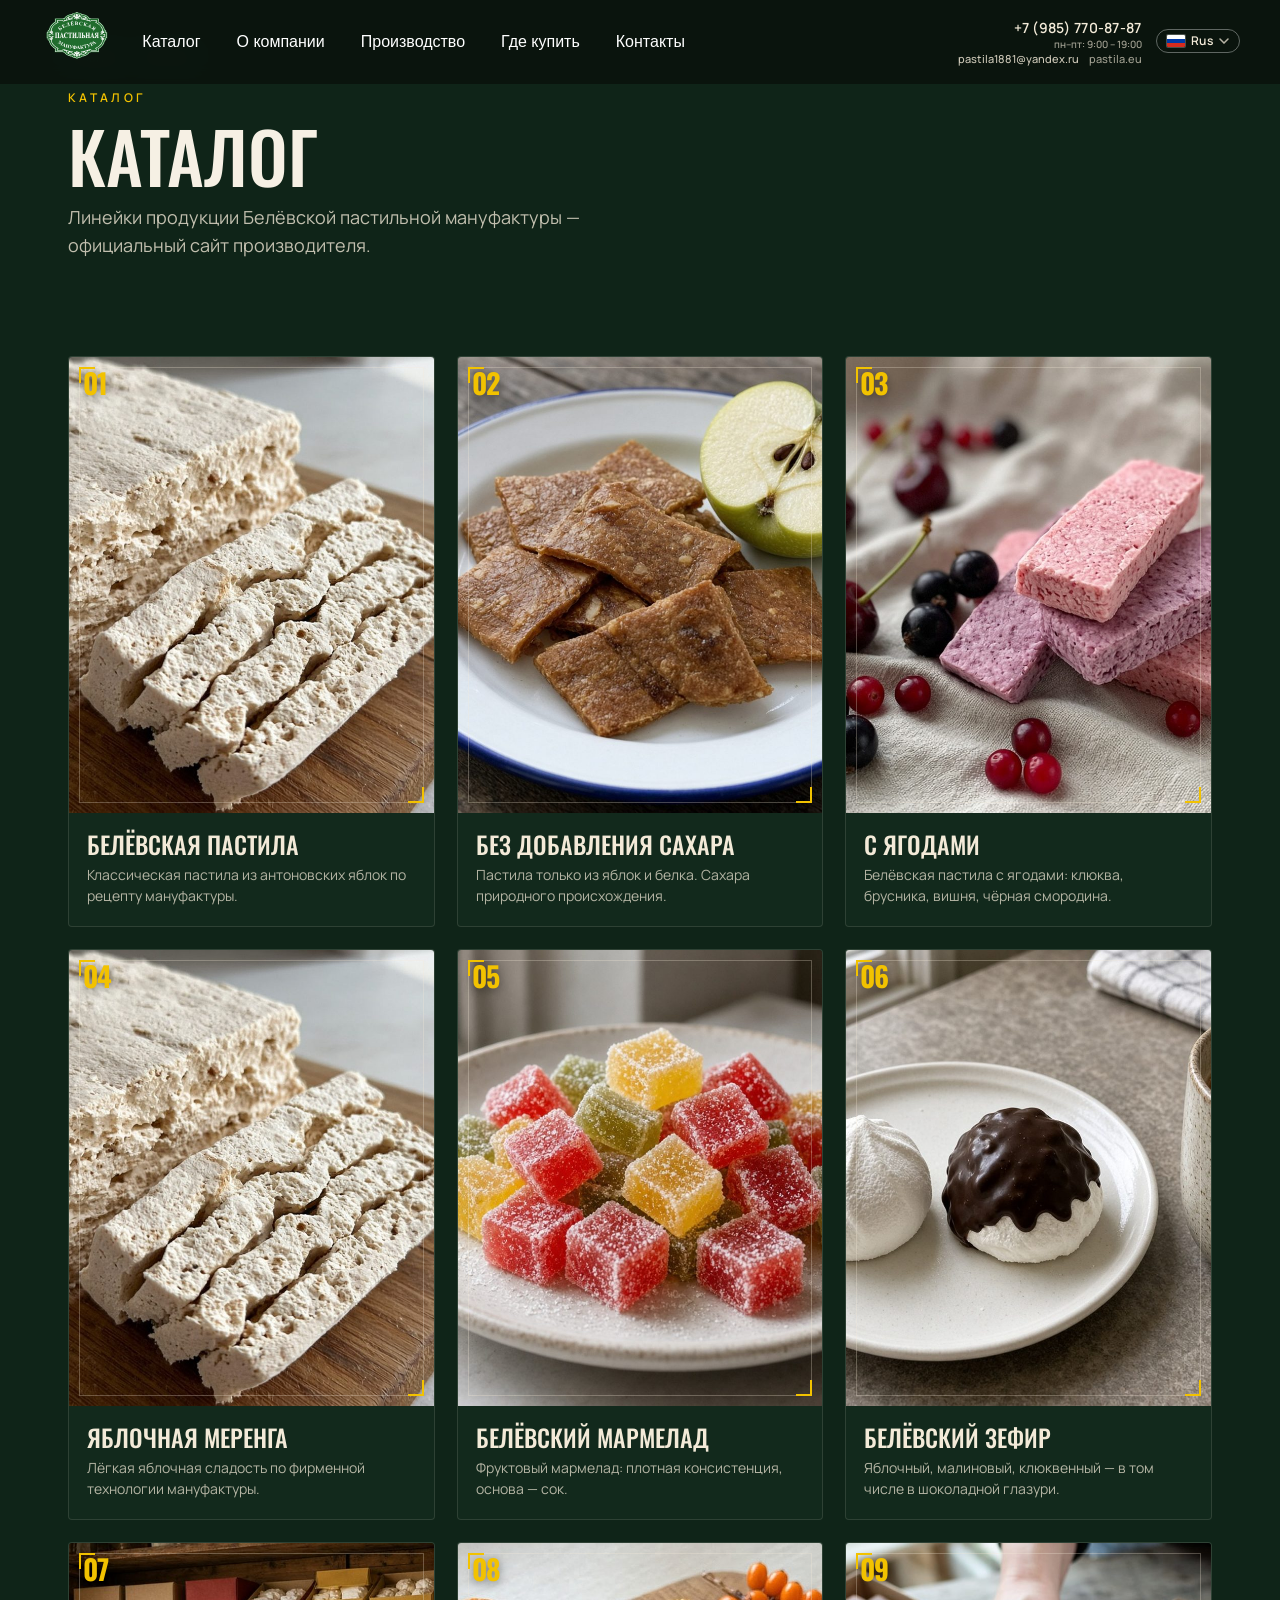
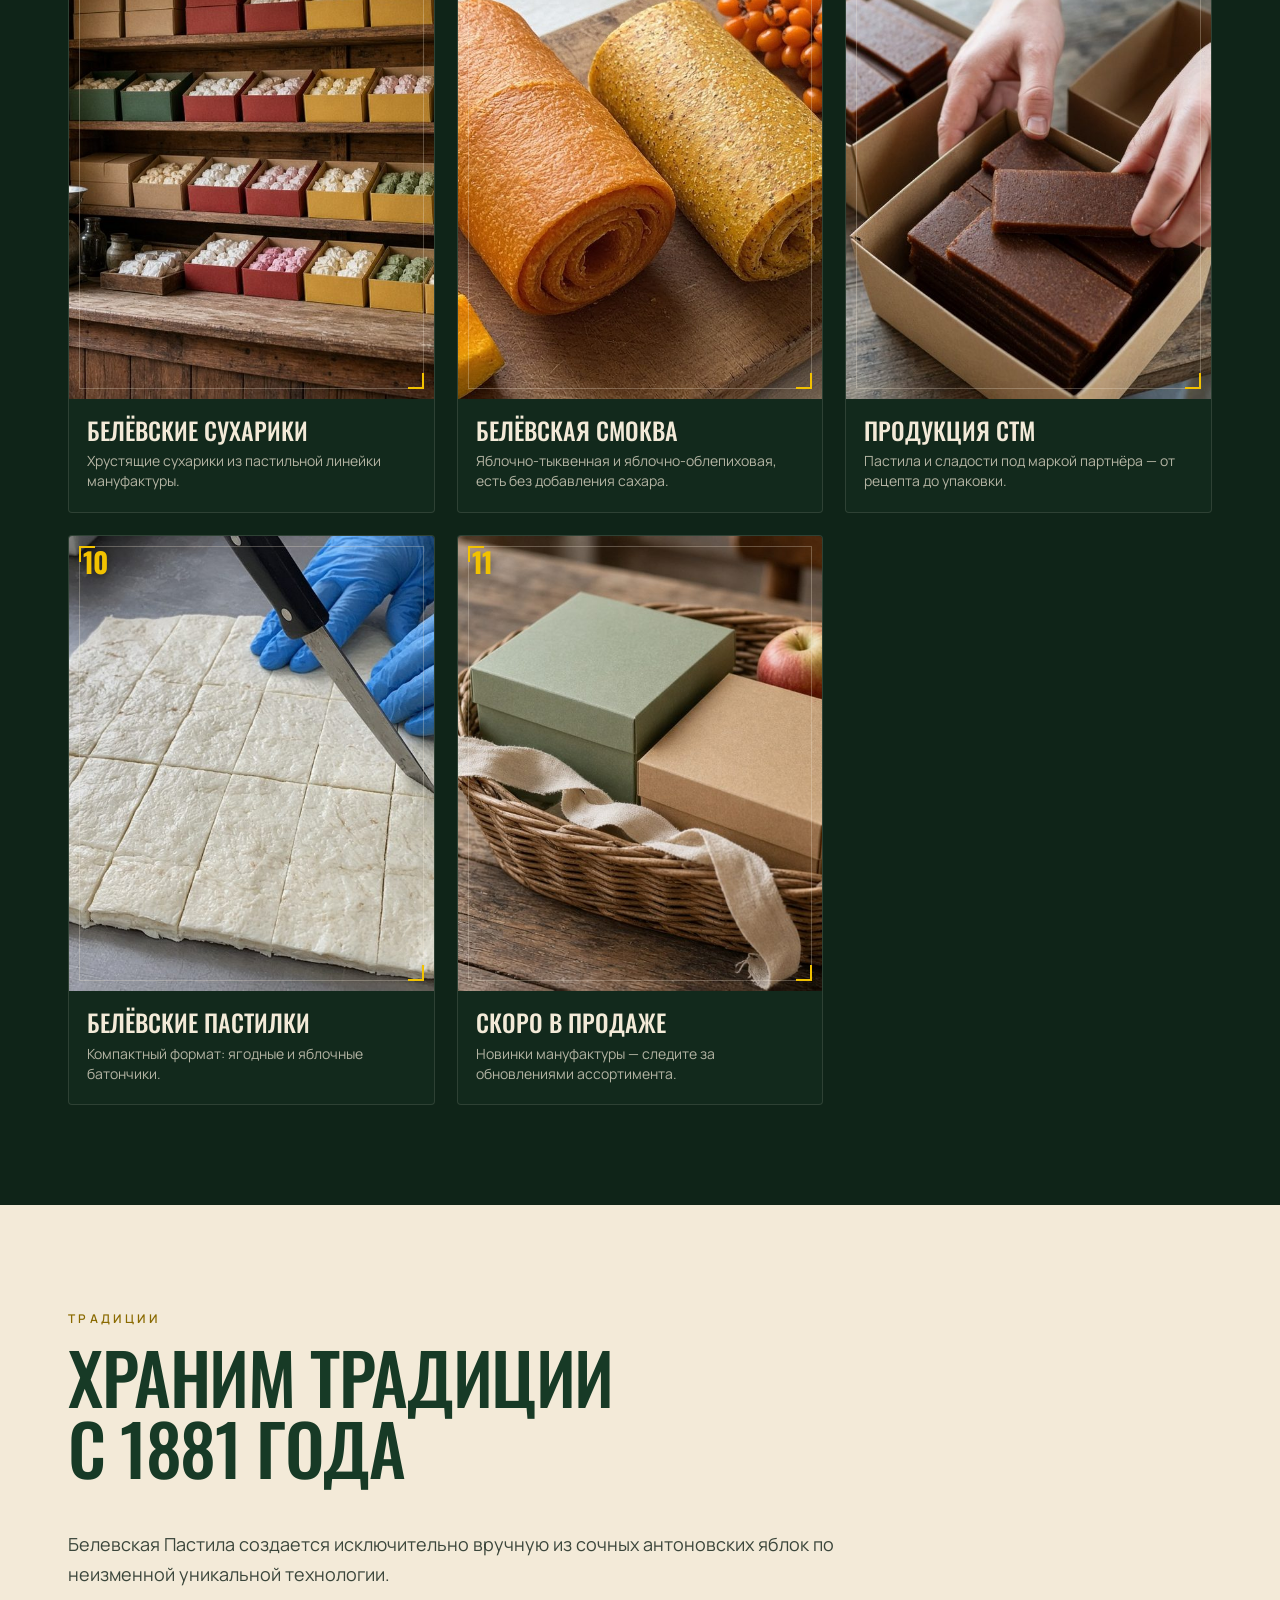
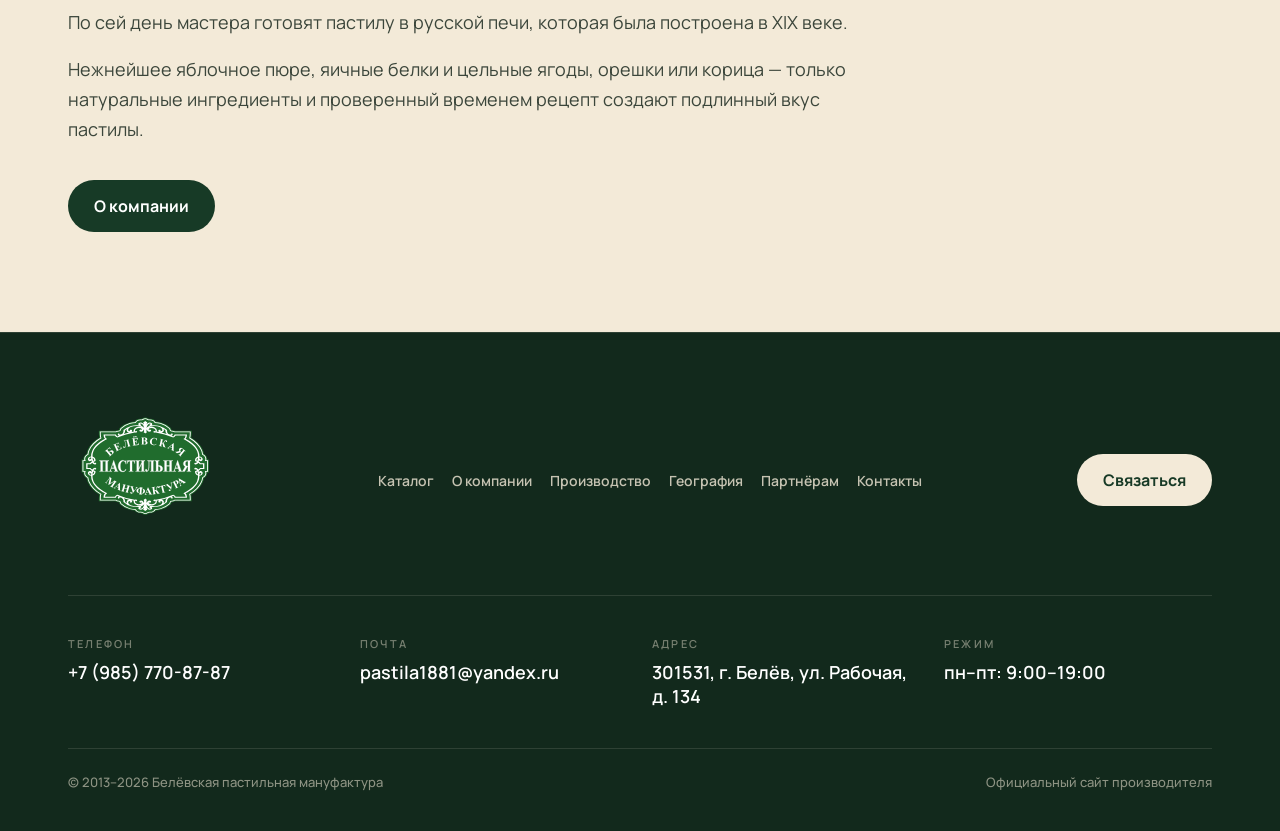
<file: catalog.html>
<!doctype html>
<html lang="ru">
<head>
<meta charset="utf-8">
<meta name="viewport" content="width=device-width,initial-scale=1">
<title>Каталог — Белёвская пастильная мануфактура</title>
<meta name="description" content="Каталог продукции Белёвской пастильной мануфактуры: пастила, мармелад, зефир, смоква. Официальный сайт производителя.">
<link href="https://fonts.googleapis.com/css2?family=Oswald:wght@400;500;600;700&family=Manrope:wght@400;700&display=swap" rel="stylesheet">
<link rel="stylesheet" href="css/style.css">
</head>
<body class="page-inner">
<header class="h2hdr hdrfix scrolled">
  <a class="logo" href="index.html"><img src="img/logo.svg" width="160" height="155" alt="Белёвская пастильная мануфактура"></a>
  <nav>
    <a href="catalog.html" aria-current="page">Каталог</a>
    <a href="about.html">О компании</a>
    <a href="index.html#how">Производство</a>
    <a href="index.html#geo">Где купить</a>
    <a href="index.html#contacts">Контакты</a>
  </nav>
  <div class="hdr-side">
    <div class="hdr-contacts">
      <a class="hdr-phone" href="tel:+79857708787">+7 (985) 770-87-87</a>
      <span class="hdr-hours">пн–пт: 9:00 – 19:00</span>
      <span class="hdr-links"><a class="hdr-mail" href="mailto:pastila1881@yandex.ru">pastila1881@yandex.ru</a><a class="hdr-eu" href="https://pastila.eu" target="_blank" rel="noopener">pastila.eu</a></span>
    </div>
    <div class="lang-dd">
      <button type="button" class="lang-btn" aria-expanded="false" aria-haspopup="listbox" aria-label="Язык"><i class="fl fl-ru" aria-hidden="true"></i><span class="lang-code">Rus</span><svg width="10" height="6" viewBox="0 0 10 6" aria-hidden="true"><path d="M1 1l4 4 4-4" fill="none" stroke="currentColor" stroke-width="1.5" stroke-linecap="round"/></svg></button>
      <ul class="lang-menu" role="listbox" hidden>
        <li><a href="?lang=ru" hreflang="ru" lang="ru" role="option" class="on"><i class="fl fl-ru" aria-hidden="true"></i>Русский</a></li>
        <li><a href="?lang=en" hreflang="en" lang="en" role="option"><i class="fl fl-en" aria-hidden="true"></i>English</a></li>
        <li><a href="?lang=de" hreflang="de" lang="de" role="option"><i class="fl fl-de" aria-hidden="true"></i>Deutsch</a></li>
        <li><a href="?lang=zh" hreflang="zh" lang="zh" role="option"><i class="fl fl-zh" aria-hidden="true"></i>中文</a></li>
      </ul>
    </div>
  </div>
</header>

<section class="cat-hero sec">
  <div class="sec-h">
    <p class="crumbs"><a href="index.html">Главная</a><span>/</span>Каталог</p>
    <span class="kicker">Каталог</span>
    <h1>Каталог</h1>
    <p class="lead">Линейки продукции Белёвской пастильной мануфактуры — официальный сайт производителя.</p>
  </div>
</section>

<section class="sec cat-sec">
  <div class="grid">
    <article class="prod"><div class="media"><img src="img/p-classic.jpg" alt="Белёвская пастила"><span class="no">01</span><i class="fr"></i></div><div class="body"><h3>Белёвская пастила</h3><p>Классическая пастила из антоновских яблок по рецепту мануфактуры.</p></div></article>
    <article class="prod"><div class="media"><img src="img/p-nosugar.jpg" alt="Без добавления сахара"><span class="no">02</span><i class="fr"></i></div><div class="body"><h3>Без добавления сахара</h3><p>Пастила только из яблок и белка. Сахара природного происхождения.</p></div></article>
    <article class="prod"><div class="media"><img src="img/p-berry.jpg" alt="С ягодами"><span class="no">03</span><i class="fr"></i></div><div class="body"><h3>С ягодами</h3><p>Белёвская пастила с ягодами: клюква, брусника, вишня, чёрная смородина.</p></div></article>
    <article class="prod"><div class="media"><img src="img/p-classic.jpg" alt="Яблочная меренга"><span class="no">04</span><i class="fr"></i></div><div class="body"><h3>Яблочная меренга</h3><p>Лёгкая яблочная сладость по фирменной технологии мануфактуры.</p></div></article>
    <article class="prod"><div class="media"><img src="img/p-marmalade.jpg" alt="Белёвский мармелад"><span class="no">05</span><i class="fr"></i></div><div class="body"><h3>Белёвский мармелад</h3><p>Фруктовый мармелад: плотная консистенция, основа — сок.</p></div></article>
    <article class="prod"><div class="media"><img src="img/p-zefir.jpg" alt="Белёвский зефир"><span class="no">06</span><i class="fr"></i></div><div class="body"><h3>Белёвский зефир</h3><p>Яблочный, малиновый, клюквенный — в том числе в шоколадной глазури.</p></div></article>
    <article class="prod"><div class="media"><img src="img/shelf.jpg" alt="Белёвские сухарики"><span class="no">07</span><i class="fr"></i></div><div class="body"><h3>Белёвские сухарики</h3><p>Хрустящие сухарики из пастильной линейки мануфактуры.</p></div></article>
    <article class="prod"><div class="media"><img src="img/p-smokva.jpg" alt="Белёвская смоква"><span class="no">08</span><i class="fr"></i></div><div class="body"><h3>Белёвская смоква</h3><p>Яблочно-тыквенная и яблочно-облепиховая, есть без добавления сахара.</p></div></article>
    <article class="prod"><div class="media"><img src="img/box.jpg" alt="Продукция СТМ"><span class="no">09</span><i class="fr"></i></div><div class="body"><h3>Продукция СТМ</h3><p>Пастила и сладости под маркой партнёра — от рецепта до упаковки.</p></div></article>
    <article class="prod"><div class="media"><img src="img/hands.jpg" alt="Белёвские пастилки"><span class="no">10</span><i class="fr"></i></div><div class="body"><h3>Белёвские пастилки</h3><p>Компактный формат: ягодные и яблочные батончики.</p></div></article>
    <article class="prod"><div class="media"><img src="img/gift.jpg" alt="Скоро в продаже"><span class="no">11</span><i class="fr"></i></div><div class="body"><h3>Скоро в продаже</h3><p>Новинки мануфактуры — следите за обновлениями ассортимента.</p></div></article>
  </div>
</section>

<section class="light sec">
  <div class="sec-h">
    <span class="kicker">Традиции</span>
    <h2>Храним традиции<br>с 1881 года</h2>
  </div>
  <div class="about-copy">
    <p>Белевская Пастила создается исключительно вручную из сочных антоновских яблок по неизменной уникальной технологии.</p>
    <p>По сей день мастера готовят пастилу в русской печи, которая была построена в XIX веке.</p>
    <p>Нежнейшее яблочное пюре, яичные белки и цельные ягоды, орешки или корица — только натуральные ингредиенты и проверенный временем рецепт создают подлинный вкус пастилы.</p>
  </div>
  <p style="margin-top:36px"><a class="btn" href="about.html">О компании</a></p>
</section>

<footer class="ft"><div class="ft-in">
  <div class="ft-top">
    <a class="logo ft-logo" href="index.html"><img src="img/logo.svg" width="160" height="155" alt="Белёвская пастильная мануфактура"></a>
    <nav class="ft-nav">
      <a href="catalog.html">Каталог</a>
      <a href="about.html">О компании</a>
      <a href="index.html#how">Производство</a>
      <a href="index.html#geo">География</a>
      <a href="index.html#opt">Партнёрам</a>
      <a href="index.html#contacts">Контакты</a>
    </nav>
    <a class="btn ft-cta" href="index.html#contacts">Связаться</a>
  </div>
  <div class="ft-mid">
    <div><span>Телефон</span><a href="tel:+79857708787">+7 (985) 770-87-87</a></div>
    <div><span>Почта</span><a href="mailto:pastila1881@yandex.ru">pastila1881@yandex.ru</a></div>
    <div><span>Адрес</span><strong>301531, г. Белёв, ул. Рабочая, д. 134</strong></div>
    <div><span>Режим</span><strong>пн–пт: 9:00–19:00</strong></div>
  </div>
  <div class="ft-bot"><p>© 2013–2026 Белёвская пастильная мануфактура</p><p>Официальный сайт производителя</p></div>
</div></footer>

<div class="mcta"><a href="tel:+79857708787" class="c1">Позвонить</a><a href="catalog.html" class="c2">Каталог</a></div>
<button class="burger" aria-label="Меню" aria-expanded="false"><i></i><i></i><i></i></button>
<nav class="ov" aria-hidden="true">
  <a href="catalog.html">Каталог</a>
  <a href="about.html">О компании</a>
  <a href="index.html#how">Производство</a>
  <a href="index.html#geo">География</a>
  <a href="index.html#opt">Партнёрам</a>
  <a href="index.html#contacts">Контакты</a>
  <p class="ov-c"><a href="tel:+79857708787">+7 (985) 770-87-87</a></p>
</nav>

<script src="js/main.js"></script>
<script src="js/slider.js"></script>
</body>
</html>
</file>
<file: css/style.css>
:root{--g:#1E6B1E;--c:#FCEBD9;--r:#C8102E;--y:#F2C200;--gd:#0f2418}*{box-sizing:border-box;margin:0}body{font:16px/1.6 Manrope,sans-serif;color:#222;overflow-x:hidden}img{max-width:100%;display:block;object-fit:cover}h1,h2,h3,.logo{font-family:Oswald,sans-serif;text-transform:uppercase;line-height:1.05}h2{font-size:clamp(32px,5vw,64px);margin-bottom:24px}section{padding:80px 6vw}.tag{display:inline-block;background:var(--g);color:#fff;font:700 13px Oswald;padding:3px 10px;text-transform:uppercase}
.hdr{display:flex;align-items:center;gap:24px;padding:16px 6vw;flex-wrap:wrap}.hdr nav{display:flex;gap:20px;flex:1;flex-wrap:wrap}.hdr nav a,.cart{color:inherit;text-decoration:none;font-weight:700}.logo{font-size:24px;color:var(--g);text-decoration:none}.logo small{font:italic 14px 'PT Serif';text-transform:none}.cart i{background:var(--r);color:#fff;border-radius:50%;padding:0 7px;font-style:normal}
button{font:700 15px Oswald;text-transform:uppercase;background:var(--r);color:#fff;border:0;padding:10px 20px;cursor:pointer}.btn{display:inline-block;font:700 18px Oswald;text-transform:uppercase;background:var(--r);color:#fff;padding:16px 32px;text-decoration:none}
.buy{display:flex;justify-content:space-between;align-items:center;margin-top:12px}.adv{list-style:none;padding:0;display:grid;grid-template-columns:repeat(auto-fit,minmax(180px,1fr));gap:20px}.adv b{display:block;font:700 24px Oswald;text-transform:uppercase;color:var(--g)}
.tl{list-style:none;padding:0;display:grid;grid-template-columns:repeat(auto-fit,minmax(200px,1fr));gap:24px;border-top:4px solid var(--g)}.tl li{padding-top:16px}.tl b{font:700 40px Oswald;color:var(--r)}
.steps{display:grid;grid-template-columns:repeat(auto-fit,minmax(240px,1fr));gap:24px}.steps img{aspect-ratio:4/3;width:100%;margin-bottom:12px}.steps h3{font-size:28px;margin:8px 0}
.tts{display:grid;grid-template-columns:repeat(3,1fr);gap:16px}.tt{position:relative;color:#fff;text-decoration:none}.tt img{aspect-ratio:9/16;width:100%}.tt .tag{position:absolute;top:10px;left:10px}.tt b{position:absolute;bottom:12px;left:12px;right:12px;font:700 20px Oswald;text-transform:uppercase;text-shadow:0 2px 6px #000}
.note{font-size:13px;color:#888;margin-bottom:12px}.revs{display:grid;grid-template-columns:repeat(auto-fit,minmax(240px,1fr));gap:20px}blockquote{font:italic 20px/1.4 'PT Serif';padding:24px;border-left:4px solid var(--y)}cite{display:block;font:700 14px Manrope;margin-top:10px}
.opt{display:grid;grid-template-columns:repeat(auto-fit,minmax(220px,1fr));gap:24px}.opt h3{font-size:26px;margin-bottom:8px}.eu{background:var(--y);padding:20px}.eu a{color:var(--g);font-weight:700}
.cont{display:grid;grid-template-columns:repeat(auto-fit,minmax(220px,1fr));gap:24px;font-size:20px}.cont a{color:inherit}.soc a{margin-right:16px}footer{padding:24px 6vw;font-size:13px;opacity:.7}
@media(max-width:700px){.hdr nav{display:none}.tts{grid-template-columns:1fr}section{padding:56px 5vw}}
body{background:#0f2418;color:#f3ead8;font-family:'Roboto Condensed',sans-serif}:root{--g:#173a26;--c:#f3ead8}
.fl{width:18px;height:12px;display:inline-block;background-size:cover;background-position:center;border-radius:1px;box-shadow:0 0 0 1px rgba(255,255,255,.25);flex-shrink:0}.fl-ru{background:linear-gradient(#fff 33%,#0039a6 33% 66%,#d52b1e 66%)}.fl-en{background:#012169;background-image:linear-gradient(#c8102e,#c8102e),linear-gradient(#fff,#fff),linear-gradient(#c8102e,#c8102e),linear-gradient(#fff,#fff);background-size:100% 22%,22% 100%,100% 40%,40% 100%;background-position:center,center,center,center;background-repeat:no-repeat}.fl-de{background:linear-gradient(#000 33%,#dd0000 33% 66%,#ffce00 66%)}.fl-zh{background:#de2910;position:relative}.fl-zh:after{content:'★';position:absolute;left:2px;top:50%;transform:translateY(-50%);font-size:7px;line-height:1;color:#ffde00}
.hdr-side{margin-left:auto;display:flex;align-items:center;gap:14px;flex-shrink:0}.hdr-contacts{display:flex;flex-direction:column;align-items:flex-end;gap:0;line-height:1.2}.hdr-phone{font:600 14px Manrope;text-decoration:none;white-space:nowrap;letter-spacing:.02em;color:inherit}.hdr-hours{font:500 10px Manrope;opacity:.7;white-space:nowrap}.hdr-mail,.hdr-eu{font:500 11px Manrope;color:inherit;text-decoration:none;white-space:nowrap;opacity:.85}.hdr-eu{opacity:.65}.hdr-links{display:flex;gap:10px;align-items:center}.hdr-mail:hover,.hdr-eu:hover,.hdr-phone:hover{opacity:1;text-decoration:underline;text-underline-offset:3px}
.lang-dd{position:relative}.lang-btn{display:inline-flex;align-items:center;gap:6px;background:transparent;border:1px solid rgba(255,255,255,.35);color:inherit;border-radius:999px;padding:5px 10px;cursor:pointer;font:600 12px Manrope;text-transform:none;line-height:1}.lang-btn svg{opacity:.75;transition:transform .25s}.lang-dd.open .lang-btn svg{transform:rotate(180deg)}.lang-code{letter-spacing:.04em}.lang-menu{position:absolute;right:0;top:calc(100% + 8px);min-width:160px;margin:0;padding:8px;list-style:none;background:rgba(15,36,24,.96);border:1px solid rgba(243,234,216,.18);border-radius:12px;box-shadow:0 16px 40px rgba(0,0,0,.35);z-index:80}.lang-menu[hidden]{display:none}.lang-menu a{display:flex;align-items:center;gap:10px;padding:10px 12px;border-radius:8px;color:#f3ead8;text-decoration:none;font:600 14px Manrope}.lang-menu a:hover,.lang-menu a.on{background:rgba(243,234,216,.12)}.h2hdr.scrolled .lang-btn{border-color:rgba(243,234,216,.35)}.h2hdr.scrolled .lang-menu{background:#0a1a12;border-color:rgba(243,234,216,.18);box-shadow:0 12px 32px rgba(0,0,0,.45)}.h2hdr.scrolled .lang-menu a{color:#f3ead8}.h2hdr.scrolled .lang-menu a:hover,.h2hdr.scrolled .lang-menu a.on{background:rgba(243,234,216,.12)}
.hero2{position:relative;height:820px;padding:0;overflow:hidden;background:#0a0a0a}.hero2>img{position:absolute;right:0;top:0;width:920px;height:660px;object-fit:cover;-webkit-mask-image:linear-gradient(90deg,transparent,#000 25%);mask-image:linear-gradient(90deg,transparent,#000 25%)}.hero2:before{content:'';position:absolute;left:0;top:0;width:100%;height:660px;z-index:1;background:linear-gradient(90deg,#13301f 0,#13301f 28%,rgba(19,48,31,.75) 45%,rgba(19,48,31,0) 70%)}
.h2hdr{position:absolute;z-index:3;top:0;left:0;right:0;display:flex;align-items:center;padding:6px 40px;min-height:0}.h2hdr nav{display:flex;gap:36px;margin-left:28px;font-size:16px}.h2hdr nav a{color:#fff;text-decoration:none}.h2hdr .cart{margin-left:auto;color:#fff}.h2hdr .hdr-side{color:#fff}
.hero2 .txt{position:absolute;z-index:2;left:68px;right:40%;top:auto;bottom:188px;display:flex;flex-direction:column;justify-content:flex-end;align-items:flex-start;max-width:720px}.hero2 h1{font:500 92px/1.0 Oswald;color:#f6f0e4;letter-spacing:-1px;transform:scaleY(1.08);transform-origin:bottom left;text-shadow:0 3px 14px rgba(0,0,0,.45)}.hero2 p{font:400 24px Manrope;margin:14px 0 18px;color:#e8e0cf}
.c1{display:inline-flex;align-items:center;gap:10px;background:var(--c);color:#1c2a20;font:600 20px Manrope;padding:16px 26px;border-radius:8px;text-decoration:none;margin-right:22px}.c2{display:inline-flex;align-items:center;gap:12px;border:1.5px solid #fff;color:#fff;font:500 20px Manrope;padding:14px 26px;border-radius:8px;text-decoration:none}.c2 i{display:grid;place-items:center;width:34px;height:34px;border:2px solid #fff;border-radius:50%}
.strip2{position:absolute;z-index:2;left:0;right:0;top:660px;height:160px;background:#173a26;border-top:1px solid #2f5a3f;display:flex;align-items:center;padding-left:68px}.strip2 div{display:flex;align-items:center;gap:22px;padding:0 54px 0 0;margin-right:54px;border-right:1px solid #5d7d66;height:84px}.strip2 div:last-child{border:0}.strip2 i{width:88px;height:88px;border:1.5px solid #e9dfc9;border-radius:50%;display:grid;place-items:center;color:#e9dfc9}.strip2 b{display:block;font:500 46px/1 Oswald;color:#fff}.strip2 span{font:18px Manrope;color:#d8cfbd;line-height:1.25}
h2{font:500 clamp(40px,5.5vw,72px)/1 Oswald;color:#f6f0e4;letter-spacing:-.02em;text-shadow:none}section{padding:100px 68px}.tag{background:transparent;border:1.5px solid currentColor;border-radius:4px;font:700 12px/1 Manrope;letter-spacing:.12em;padding:6px 10px}
.sec-h{max-width:720px;margin-bottom:48px;position:relative}.kicker{display:inline-block;font:600 12px/1 Manrope;letter-spacing:.28em;text-transform:uppercase;color:var(--y);margin-bottom:16px}.light .kicker{color:#8a6a00}.lead{font:400 18px/1.55 Manrope;opacity:.78;margin-top:14px;max-width:540px}.note{font:500 13px Manrope;opacity:.55;margin-top:10px}
.rail-nav{position:absolute;right:0;bottom:0;display:flex;gap:10px}.rn{width:48px;height:48px;border-radius:50%;border:1.5px solid rgba(243,234,216,.45);background:transparent;color:var(--c);font:500 20px Manrope;padding:0;cursor:pointer;transition:background .25s,color .25s,border-color .25s}.rn:hover{background:var(--c);color:#173a26;border-color:var(--c)}.rn:disabled{opacity:.35;cursor:default;pointer-events:none}.light .rn{border-color:rgba(23,58,38,.35);color:#173a26}.light .rn:hover{background:#173a26;color:#fff;border-color:#173a26}
.rail-wrap{margin:0 -68px}.rail{display:flex;gap:22px;overflow-x:auto;overflow-y:hidden;scroll-snap-type:x mandatory;scroll-behavior:smooth;-webkit-overflow-scrolling:touch;touch-action:pan-x;overscroll-behavior-x:contain;scrollbar-width:thin;scrollbar-color:rgba(243,234,216,.45) transparent;cursor:grab;padding:4px 68px 18px}.rail.grabbing{cursor:grabbing;scroll-snap-type:none;scroll-behavior:auto;user-select:none}.rail.grabbing .prod{pointer-events:none}.rail::-webkit-scrollbar{height:6px}.rail::-webkit-scrollbar-thumb{background:rgba(243,234,216,.4);border-radius:999px}.rail img{-webkit-user-drag:none;user-select:none}
.prod{flex:0 0 300px;background:#12291c;border:1px solid rgba(243,234,216,.12);border-radius:4px;overflow:hidden;scroll-snap-align:start;transition:transform .45s,border-color .45s,box-shadow .45s}.prod:hover{transform:translateY(-8px);border-color:rgba(242,194,0,.45);box-shadow:0 24px 48px rgba(0,0,0,.35)}.prod .media{position:relative;overflow:hidden}.prod .media img{aspect-ratio:4/5;width:100%;transition:transform .8s cubic-bezier(.2,.7,.2,1)}.prod:hover .media img{transform:scale(1.06)}.prod .no{position:absolute;left:14px;top:12px;z-index:2;font:700 28px/1 Oswald;color:var(--y);letter-spacing:-.03em;text-shadow:0 2px 10px rgba(0,0,0,.45)}.prod .fr{position:absolute;inset:10px;pointer-events:none;z-index:2;border:1px solid rgba(243,234,216,.28)}.prod .fr:before,.prod .fr:after{content:'';position:absolute;width:14px;height:14px;border:currentColor solid;color:var(--y)}.prod .fr:before{left:-1px;top:-1px;border-width:2px 0 0 2px}.prod .fr:after{right:-1px;bottom:-1px;border-width:0 2px 2px 0}.prod .body{padding:18px 18px 20px}.prod h3{font:500 24px/1.1 Oswald;margin:0 0 8px}.prod p{font:400 14px/1.45 Manrope;opacity:.72;margin:0}.prod .buy{padding:14px 0 0;margin-top:14px;border-top:1px solid rgba(243,234,216,.12)}button,.add{background:var(--c);color:#1c2a20;border-radius:999px;font:700 14px Manrope;text-transform:none;padding:11px 18px}
.ticker{overflow:hidden;background:#050c08;border-block:1px solid rgba(243,234,216,.14);padding:16px 0;white-space:nowrap}.ticker div{display:inline-flex;gap:0;animation:tick 32s linear infinite}.ticker span{font:600 14px/1 Oswald;letter-spacing:.22em;text-transform:uppercase;color:var(--c);padding:0 28px;opacity:.85}.ticker span:after{content:'·';margin-left:28px;color:var(--y);opacity:.7}@keyframes tick{to{transform:translateX(-50%)}}
.full{position:relative;padding:0;height:640px;overflow:hidden}.full img{width:100%;height:100%;object-fit:cover;object-position:center;display:block;transform-origin:center center;will-change:transform}.full:after{content:'';position:absolute;inset:0;background:linear-gradient(105deg,#0a1a12 0,rgba(10,26,18,.75) 38%,transparent 68%)}.full .cap{position:absolute;z-index:1;left:68px;bottom:72px;max-width:560px;font:18px/1.5 Manrope}.full .cap h2{margin:10px 0 12px}.full .btn{margin-top:22px;display:inline-flex}.framed:before{content:'';position:absolute;inset:18px;z-index:2;pointer-events:none;box-shadow:inset 0 0 0 1px rgba(243,234,216,.22)}
.full.full-lg{height:min(92vh,880px)}.full.full-lg img{width:100%;height:100%;object-fit:cover;object-position:center center;image-rendering:auto;-webkit-backface-visibility:hidden;backface-visibility:hidden}
.about-banner img{object-position:center center}
.about-banner:after{background:linear-gradient(105deg,#0a1a12 0,rgba(10,26,18,.72) 28%,rgba(10,26,18,.2) 50%,transparent 70%)!important}
#gifts.full-lg img{object-position:center 40%}
.light{background:var(--c);color:#1c2a20}.light h2{color:#173a26}.btn{display:inline-flex;align-items:center;gap:10px;background:#173a26;color:#fff;border-radius:999px;font:700 16px Manrope;text-transform:none;padding:15px 26px;text-decoration:none}.light .btn{background:#173a26;color:#fff}
.steps{list-style:none;padding:0;margin:0;display:grid;grid-template-columns:repeat(3,1fr);gap:28px;counter-reset:none}.steps li{position:relative}.steps .media{position:relative;margin-bottom:18px;overflow:hidden;border-radius:4px}.steps img{aspect-ratio:4/3;width:100%;border-radius:4px;transition:transform .7s}.steps li:hover img{transform:scale(1.05)}.steps .tag{position:absolute;left:12px;top:12px;background:#173a26;color:#fff;border:0}.steps h3{font:500 32px Oswald;margin:0 0 8px}.steps p{font:400 16px/1.5 Manrope;opacity:.8}.steps li:not(:last-child):after{content:'';position:absolute;top:28%;right:-16px;width:32px;height:1px;background:rgba(23,58,38,.25)}
.tl{list-style:none;padding:0;margin:0;display:grid;grid-template-columns:repeat(4,1fr);gap:0;border-top:1px solid rgba(243,234,216,.22)}.tl li{padding:28px 28px 0 0;position:relative}.tl .dot{position:absolute;top:-5px;left:0;width:9px;height:9px;border-radius:50%;background:var(--y);box-shadow:0 0 0 4px rgba(242,194,0,.18)}.tl b{display:block;font:700 40px/1 Oswald;color:var(--y);letter-spacing:-.03em;margin-bottom:10px}.tl h3{font:500 20px Oswald;margin:0 0 8px;color:#f6f0e4}.tl p{font:400 15px/1.5 Manrope;opacity:.75}
.dir{display:grid;grid-template-columns:minmax(240px,.85fr) minmax(0,1.4fr);gap:40px;align-items:start}.dir-t p{font:400 18px/1.55 Manrope;margin:16px 0 28px;max-width:460px}.dir-t .btn{margin-top:4px}.tts{display:grid;grid-template-columns:repeat(2,minmax(0,1fr));gap:14px;align-items:start}.tt{position:relative;color:#fff;text-decoration:none;overflow:hidden;border-radius:4px}.tt img{aspect-ratio:9/16;width:100%;transition:transform .7s}.tt:hover img{transform:scale(1.05)}.tt .tag{position:absolute;top:10px;left:10px;background:rgba(15,36,24,.85);border:0;backdrop-filter:blur(6px)}.tt b{position:absolute;bottom:12px;left:12px;right:12px;font:700 16px/1.15 Oswald;text-transform:uppercase;text-shadow:0 2px 8px #000}
.tt-card{display:flex;flex-direction:column;gap:10px;min-width:0}.tt-vid{position:relative;width:100%;aspect-ratio:16/9;border-radius:8px;overflow:hidden;background:#0a1a12;border:1px solid rgba(23,58,38,.15);line-height:0}.tt-vid video{width:100%;height:100%;display:block;object-fit:cover;background:#0a1a12}.tt-btn{display:inline-flex;align-items:center;justify-content:center;gap:8px;align-self:stretch;background:#173a26;color:#fff;text-decoration:none;font:700 14px Manrope;padding:12px 16px;border-radius:999px;transition:background .25s,transform .25s}.tt-btn:before{content:'▶';font-size:11px;opacity:.85}.tt-btn:hover{background:#0f2418;transform:translateY(-1px)}.light .tt-btn{background:#173a26;color:#fff}
.adv{list-style:none;padding:0;margin:0;display:grid;grid-template-columns:repeat(4,1fr);gap:16px}.adv li{background:#12291c;border:1px solid rgba(243,234,216,.12);padding:28px 24px;min-height:168px;display:flex;flex-direction:column;justify-content:flex-end;transition:border-color .35s,transform .35s}.adv li:hover{border-color:var(--y);transform:translateY(-4px)}.adv b{font:500 28px/1.05 Oswald;color:#fff;margin-bottom:10px;text-transform:uppercase}.adv span{font:400 15px Manrope;opacity:.7}
.revs{display:grid;grid-template-columns:repeat(3,1fr);gap:18px}blockquote{margin:0;padding:28px 24px;background:#12291c;border:1px solid rgba(243,234,216,.12);border-left:3px solid var(--y);font:400 17px/1.45 Manrope}.revs .stars{color:var(--y);letter-spacing:2px;font-size:14px;margin-bottom:14px}.revs p{margin:0 0 18px}.revs cite{display:block;font:700 13px Manrope;font-style:normal;letter-spacing:.06em;text-transform:uppercase;opacity:.65}
.opt{display:grid;grid-template-columns:repeat(4,1fr);gap:18px}.op{background:#fff;border:1px solid rgba(23,58,38,.12);border-radius:4px;padding:28px 24px;min-height:240px;display:flex;flex-direction:column;transition:transform .35s,border-color .35s,box-shadow .35s}.op:hover{transform:translateY(-4px);border-color:rgba(23,58,38,.35);box-shadow:0 18px 36px rgba(23,58,38,.1)}.op-n{font:700 12px Manrope;letter-spacing:.2em;color:#8a6a00;margin-bottom:18px}.op h3{font:500 28px/1 Oswald;color:#173a26;margin:0 0 12px;text-transform:uppercase}.op p{font:400 15px/1.5 Manrope;color:#1c2a20;opacity:.78;margin:0 0 auto;padding-bottom:22px}.op a{font:700 14px Manrope;color:#173a26;text-decoration:none;border-bottom:1.5px solid rgba(23,58,38,.25);padding-bottom:2px;align-self:flex-start;transition:border-color .25s,color .25s}.op a:hover{color:#8a6a00;border-color:#8a6a00}.op-eu{background:#173a26;border-color:#173a26;color:#f3ead8}.op-eu .op-n{color:var(--y)}.op-eu h3,.op-eu a{color:#f3ead8}.op-eu p{color:#f3ead8;opacity:.8}.op-eu a{border-color:rgba(243,234,216,.35)}.op-eu a:hover{color:var(--y);border-color:var(--y)}.op-eu:hover{border-color:#1f4a30;box-shadow:0 18px 36px rgba(0,0,0,.2)}
.cont{display:grid;grid-template-columns:repeat(4,1fr);gap:20px}.ci{padding:24px;border:1px solid rgba(243,234,216,.14);background:#12291c;min-height:160px}.ci span{display:block;font:600 11px Manrope;letter-spacing:.2em;text-transform:uppercase;opacity:.5;margin-bottom:14px}.ci a,.ci strong{display:block;font:600 20px/1.25 Manrope;color:#fff;text-decoration:none}.ci a.si{display:inline-flex!important;font:inherit;width:44px;height:44px}.ci em{display:block;margin-top:10px;font:400 14px Manrope;font-style:normal;opacity:.6}.ci.soc p{display:flex;gap:4px;margin:0}
.pillars{display:grid;grid-template-columns:repeat(3,1fr);gap:18px}.pillars article{background:#12291c;border:1px solid rgba(243,234,216,.12);padding:28px 24px;min-height:220px}.pillars h3{font:500 26px/1.1 Oswald;margin:0 0 14px;color:#fff}.pillars p{font:400 15px/1.55 Manrope;opacity:.78;margin:0}
.geo{display:grid;grid-template-columns:repeat(4,1fr);gap:16px}.geo article{background:#12291c;border:1px solid rgba(243,234,216,.12);padding:28px 24px;min-height:140px;display:flex;flex-direction:column;justify-content:flex-end}.geo b{font:500 28px/1 Oswald;color:#fff;margin-bottom:8px}.geo span{font:400 15px Manrope;opacity:.75}.geo a{color:var(--y)}.geo-eu{background:#173a26;border-color:#173a26}
.news{display:grid;grid-template-columns:repeat(3,1fr);gap:18px}.news article{background:#fff;border:1px solid rgba(23,58,38,.12);padding:28px 24px;min-height:200px}.news time{display:block;font:600 12px Manrope;letter-spacing:.14em;text-transform:uppercase;color:#173a26;opacity:.55;margin-bottom:12px}.news h3{font:500 22px/1.15 Oswald;margin:0 0 12px;color:#173a26;text-transform:none}.news p{font:400 15px/1.55 Manrope;opacity:.78;margin:0;color:#222}
.prod .buy a.add{display:inline-flex;align-items:center;text-decoration:none}
.prod .price{font:700 18px Oswald;color:var(--y);letter-spacing:.02em}
.page-inner{padding-top:0}.page-inner .h2hdr{position:sticky;top:0;z-index:65;background:rgba(10,20,14,.92);backdrop-filter:blur(10px);color:#f3ead8}.page-inner .h2hdr.scrolled{color:#f3ead8;background:rgba(8,16,12,.94)}.page-inner .h2hdr .hdr-side{color:#f3ead8}.page-inner .cat-hero{padding-top:48px}
.cat-hero{padding-bottom:24px}.cat-hero h1{font:500 clamp(40px,5.5vw,72px)/1 Oswald;color:#f6f0e4;margin:0 0 8px;text-transform:uppercase}
.crumbs{font:500 13px Manrope;opacity:.55;margin:0 0 18px;display:flex;gap:10px;align-items:center}.crumbs a{color:var(--c);text-decoration:none}.crumbs a:hover{color:var(--y)}.crumbs span{opacity:.5}
.grid{display:grid;grid-template-columns:repeat(3,1fr);gap:22px}.grid .prod{flex:none;width:auto;scroll-snap-align:unset}
.cat-sec{padding-top:24px}.cat-cta{padding-top:40px}.cat-cta-in{background:#12291c;border:1px solid rgba(243,234,216,.12);padding:48px 40px;display:flex;flex-wrap:wrap;align-items:center;gap:24px 40px}.cat-cta-in h2{font:500 36px/1 Oswald;margin:0;flex:1 1 240px}.cat-cta-in p{font:400 16px/1.5 Manrope;opacity:.75;margin:0;flex:2 1 280px;max-width:420px}.cat-cta-in .btn{margin-left:auto}
@media(max-width:900px){.grid{grid-template-columns:1fr 1fr}.cat-cta-in{padding:32px 24px}.cat-cta-in .btn{margin-left:0;width:100%;justify-content:center}}
@media(max-width:600px){.grid{grid-template-columns:1fr}}
@media(max-width:900px){.h2hdr nav{display:none}.hero2 h1{font-size:60px}.strip2{flex-wrap:wrap;height:auto;padding:20px}.hero2 .txt{left:20px;right:20px}.dir{grid-template-columns:1fr;gap:32px}.rail-wrap{margin:0 -20px}.rail{padding-left:20px;padding-right:20px}.rail-nav{position:static;margin-top:18px}.prod{flex-basis:78vw}.steps{grid-template-columns:1fr}.steps li:after{display:none}.tl{grid-template-columns:1fr 1fr}.adv,.revs,.cont,.opt,.pillars,.geo,.news{grid-template-columns:1fr}.tts{grid-template-columns:1fr}.full{height:460px}.full.full-lg{height:560px}.full .cap{left:20px;right:20px;bottom:40px}section{padding:72px 20px}.sl img[src*="slide1"]{width:100%;-webkit-mask-image:none;mask-image:none}}

/* ===== keep: animations / header / slider / footer ===== */
.hdrfix{position:fixed!important;top:0;left:0;right:0;z-index:50;transition:background .4s,backdrop-filter .4s,box-shadow .4s,padding .4s}
.hdrfix.scrolled{backdrop-filter:blur(14px) saturate(1.2);-webkit-backdrop-filter:blur(14px);background:rgba(245,234,214,.72);box-shadow:0 4px 20px rgba(0,0,0,.08);padding-bottom:10px}
.hero>img,.slides{transition:filter 1.2s cubic-bezier(.16,1,.3,1),transform 1.2s cubic-bezier(.16,1,.3,1)}
html.pre .hero>img,html.pre .slides{filter:blur(12px);transform:scale(1.03)}
.hero .txt>*,.hero .strip2{transition:opacity .9s ease-out,transform .9s ease-out}
html.pre .hero .txt>*,html.pre .hero .strip2{opacity:0;transform:translateY(30px)}
.rv{opacity:0;transform:translateY(40px);transition:opacity .8s ease-out,transform .8s cubic-bezier(.2,.7,.2,1)}.rv.in{opacity:1;transform:none}.rail .prod{opacity:1!important;transform:none!important}
.steps>div{overflow:hidden}
a.btn,button,.c1,.c2{transition:transform .25s,box-shadow .25s,filter .25s,background .25s;position:relative}
a.btn:hover,button:hover,.c1:hover,.c2:hover{transform:translateY(-3px);box-shadow:0 10px 22px rgba(0,0,0,.22);filter:brightness(1.08)}
html.static *,html.static *:before{transition:none!important;animation:none!important}html.static .rv{opacity:1;transform:none}
@media (prefers-reduced-motion:reduce){*{transition:none!important;animation:none!important}.rv{opacity:1;transform:none}html.pre .hero>img,html.pre .slides,html.pre .hero .txt>*{filter:none;transform:none;clip-path:none;opacity:1}}
html{scroll-behavior:smooth}
#sp{position:fixed;top:0;left:0;right:0;height:3px;background:linear-gradient(90deg,#9cc23a,#f2c200,#c8102e);transform-origin:0 50%;transform:scaleX(0);z-index:998;pointer-events:none}
html.cur,html.cur *{cursor:none!important}html.cur input,html.cur textarea{cursor:text!important}
#apc{position:fixed;left:0;top:0;width:44px;height:44px;margin:-22px 0 0 -22px;z-index:1000;pointer-events:none;will-change:transform}
#apc svg{width:100%;height:100%;transition:transform .35s cubic-bezier(.34,1.8,.5,1);filter:drop-shadow(0 4px 6px rgba(0,0,0,.25))}
#apc.hov svg{transform:scale(1.6)}#apc.clk svg{transform:scale(1.25) rotate(-12deg)}
#apc .bite{opacity:0;transition:opacity .2s}#apc.hov .bite,#apc.clk .bite{opacity:1}
.lf{position:fixed;width:10px;height:6px;border-radius:0 100% 0 100%;background:#6f9a2a;pointer-events:none;z-index:999;animation:lf 1.2s ease-in forwards}
.lf.cr{width:5px;height:5px;border-radius:40%;background:#f1e2bf}
@keyframes lf{to{transform:translate(var(--dx),70px) rotate(240deg);opacity:0}}
.ch{display:inline-block;will-change:transform}.wd{display:inline-block;white-space:nowrap}
html.go .ch{animation:fly 1.1s cubic-bezier(.2,.9,.25,1.2) both;animation-delay:calc(1.5s + var(--i)*38ms)}
@keyframes fly{from{opacity:0;transform:translate3d(0,120%,0) rotate(28deg) scale(.6)}}
.hero h1{transition:none!important}
.fall{position:absolute;inset:0;width:100%;height:100%;pointer-events:none;z-index:2}
.grain{position:fixed;inset:-50%;width:200%;height:200%;pointer-events:none;z-index:997;opacity:.13;background-image:url("data:image/svg+xml,%3Csvg xmlns='http://www.w3.org/2000/svg' width='180' height='180'%3E%3Cfilter id='n'%3E%3CfeTurbulence baseFrequency='.9' numOctaves='2' stitchTiles='stitch'/%3E%3C/filter%3E%3Crect width='100%25' height='100%25' filter='url(%23n)'/%3E%3C/svg%3E");animation:grain .6s steps(6) infinite}
@keyframes grain{0%{transform:translate(0,0)}20%{transform:translate(-5%,3%)}40%{transform:translate(3%,-6%)}60%{transform:translate(-7%,-2%)}80%{transform:translate(6%,5%)}}
.leak{position:absolute;inset:0;z-index:1;pointer-events:none;mix-blend-mode:screen;background:radial-gradient(ellipse 40% 60% at 85% 10%,rgba(255,150,60,.35),transparent 70%),radial-gradient(ellipse 30% 50% at 100% 80%,rgba(255,80,40,.2),transparent 70%);animation:leak 7s ease-in-out infinite}
@keyframes leak{0%,100%{opacity:.35}12%{opacity:.8}15%{opacity:.4}50%{opacity:.6}53%{opacity:.25}75%{opacity:.75}}
.curt{position:absolute;left:0;right:0;height:50%;background:#050c08;z-index:6;pointer-events:none}.curt.t{top:0}.curt.b{bottom:0}
.curt:after{content:'';position:absolute;left:0;right:0;height:18px;background:repeating-linear-gradient(90deg,transparent 0 18px,rgba(243,234,216,.85) 18px 30px,transparent 30px 44px);opacity:.6}.curt.t:after{bottom:8px}.curt.b:after{top:8px}
html.go .curt.t{animation:ct 1.6s cubic-bezier(.7,0,.2,1) .9s both}html.go .curt.b{animation:cb 1.6s cubic-bezier(.7,0,.2,1) .9s both}
@keyframes ct{from{transform:none}to{transform:translateY(-101%)}}@keyframes cb{from{transform:none}to{transform:translateY(101%)}}
.curt{transform:translateY(-101%)}.curt.b{transform:translateY(101%)}
.frame{position:absolute;inset:18px;border:1px solid rgba(243,234,216,.25);z-index:3;pointer-events:none}.frame:before{content:'REC ●  1881';position:absolute;right:16px;top:70px;font:600 13px Manrope;letter-spacing:2px;color:rgba(243,234,216,.7)}
html.static .curt{display:none}
@media (prefers-reduced-motion:reduce){.grain,.leak{animation:none}.curt{display:none}}
@media (pointer:coarse){#apc{display:none}}
.full,.steps>div{overflow:hidden}

/* slider + header */
.si,.ci a.si{display:inline-flex!important;align-items:center;justify-content:center;width:44px;height:44px;padding:0;margin:0 10px 0 0!important;border-radius:50%;border:1.5px solid currentColor;box-sizing:border-box;vertical-align:middle;transition:transform .3s,background .3s;text-decoration:none!important;color:inherit;font:inherit;line-height:0}.si svg{display:block;width:20px;height:20px;flex-shrink:0;margin:0}.si:hover{transform:translateY(-3px);background:rgba(243,234,216,.15)}.ci.soc p{display:flex;align-items:center;gap:4px;margin:0;line-height:0}
.h2hdr{color:#fff;background:transparent;padding-bottom:6px;padding-top:6px}.h2hdr .logo{display:block;line-height:0;flex-shrink:0}.h2hdr .logo img{height:72px;width:auto;display:block;object-fit:contain;max-width:none}.h2hdr nav a,.h2hdr .cart{transition:color .5s}
.h2hdr.scrolled{background:rgba(8,16,12,.92)!important;color:#f3ead8;backdrop-filter:blur(12px);box-shadow:0 1px 0 rgba(243,234,216,.08)}.h2hdr.scrolled .logo,.h2hdr.scrolled nav a,.h2hdr.scrolled .cart,.h2hdr.scrolled .hdr-side{color:#f3ead8}
.about-copy{max-width:820px}.about-copy p{font:400 18px/1.65 Manrope;opacity:.85;margin:0 0 18px}.about-copy-lg p{font-size:20px;line-height:1.7}.light .about-copy p{color:#1c2a20;opacity:.85}
.cat-list{list-style:none;padding:0;margin:0;display:grid;grid-template-columns:repeat(2,1fr);gap:0;border-top:1px solid rgba(23,58,38,.15)}.cat-list li{font:500 18px/1.3 Oswald;text-transform:uppercase;color:#173a26;padding:18px 16px 18px 0;border-bottom:1px solid rgba(23,58,38,.12)}.prod .more{color:var(--c);font:700 14px Manrope;text-decoration:none;border-bottom:1px solid rgba(243,234,216,.35)}
@media(max-width:1200px){.h2hdr nav{gap:28px;margin-left:24px;font-size:17px}.hdr-side{gap:12px}}
@media(max-width:1100px){.hdr-contacts .hdr-links,.hdr-contacts .hdr-hours{display:none}.lang-code{display:none}}
@media(max-width:700px){.cat-list{grid-template-columns:1fr}}
.h2hdr nav a{position:relative}.h2hdr nav a:after{content:'';position:absolute;left:0;right:0;bottom:-3px;height:1px;background:currentColor;transform:scaleX(0);transform-origin:100% 50%;transition:transform .45s cubic-bezier(.7,0,.2,1)}.h2hdr nav a:hover:after{transform:scaleX(1);transform-origin:0 50%}
.cart{position:relative}.cart .cc{position:absolute;right:-10px;top:-8px;background:var(--r);color:#fff;font:700 11px Manrope;min-width:18px;height:18px;border-radius:9px;display:grid;place-items:center;transition:transform .3s cubic-bezier(.3,1.8,.5,1)}.cc.bump{transform:scale(1.6)}
.hero2>img{display:none}
.slides{position:absolute;left:0;top:0;width:100%;height:660px;overflow:hidden;z-index:0}
.sl{position:absolute;inset:0;margin:0;opacity:0;clip-path:inset(0 0 0 100%);transition:clip-path 1.3s cubic-bezier(.77,0,.18,1),opacity 0s 1.3s,filter 1.3s}
.sl.on{opacity:1;clip-path:inset(0);transition:clip-path 1.3s cubic-bezier(.77,0,.18,1),filter 1.3s;z-index:1}.sl.out{opacity:1;filter:blur(8px) brightness(.6);z-index:0}
.sl img{width:100%;height:100%;object-fit:cover;object-position:center 60%}.sl.on img{animation:kb 9s ease-out both}@keyframes kb{from{transform:scale(1)}to{transform:scale(1.12)}}
.wipe{position:absolute;top:0;bottom:0;width:26px;left:-40px;z-index:2;pointer-events:none;background:repeating-linear-gradient(0deg,#050c08 0 14px,rgba(243,234,216,.75) 14px 22px,#050c08 22px 34px);box-shadow:0 0 40px 20px rgba(5,12,8,.8);opacity:0}
.wipe.go{animation:wp 1.3s cubic-bezier(.77,0,.18,1)}@keyframes wp{0%{left:100%;opacity:1}100%{left:-40px;opacity:1}}
.hero2:before{z-index:1;background:linear-gradient(90deg,#13301f 0,#13301f 26%,rgba(19,48,31,.82) 42%,rgba(19,48,31,.35) 58%,rgba(19,48,31,0) 74%)!important}
/* slide1: фото справа, слева тёмный фон + маска как у остальных */
.sl:has(>img[src*="slide1"]){background:#13301f}
.sl img[src*="slide1"]{position:absolute;right:0;top:0;width:min(920px,64%);height:100%;object-fit:cover;object-position:center 45%;-webkit-mask-image:linear-gradient(90deg,transparent 0%,#000 18%);mask-image:linear-gradient(90deg,transparent 0%,#000 18%);background:transparent}
.snav{position:absolute;z-index:4;right:68px;top:585px;display:flex;align-items:center;gap:18px}
.snav button{width:48px;height:48px;border-radius:50%;border:1.5px solid rgba(255,255,255,.8);background:rgba(0,0,0,.15);color:#fff;font:400 20px Manrope;padding:0;backdrop-filter:blur(4px)}
.snav button:hover{background:#f3ead8;color:#173a26}
.dots{display:flex;gap:10px}.dots i{width:54px;height:3px;background:rgba(255,255,255,.3);position:relative;overflow:hidden;cursor:pointer}.dots b{position:absolute;inset:0;background:#f3ead8;transform:scaleX(0);transform-origin:0}
.dots i.done b{transform:scaleX(1)}.dots i.on b{animation:dp var(--dur,6s) linear forwards}.hero2.paused .dots i.on b{animation-play-state:paused}@keyframes dp{to{transform:scaleX(1)}}
html.static .dots i.on b{transform:scaleX(.35)}
.txt .ln{display:block;overflow:hidden}.txt.swap h1 .ch,.txt.swap .ssub{transition:transform .5s cubic-bezier(.7,0,.3,1),opacity .4s}.txt.swap.hide h1 .ch{transform:translateY(-110%);opacity:0}.txt.swap.hide .ssub{opacity:0;transform:translateY(-12px)}
.ch.nin{animation:fly .9s cubic-bezier(.2,.9,.25,1.2) both;animation-delay:calc(var(--i)*30ms)}
.hero2 h1{font-size:68px!important;line-height:1.02!important;margin-bottom:12px!important}
.nums{font:500 17px Manrope!important;margin:0 0 18px!important;color:#f3ead8;display:flex;flex-wrap:wrap;align-items:center;gap:6px 0;max-width:820px}.nums b{font:500 22px Oswald;color:#f2c200;margin-right:5px}.nums i{width:1px;height:18px;background:rgba(243,234,216,.4);margin:0 14px}
.ph{background:rgba(242,194,0,.18);outline:1px dashed #f2c200;padding:0 5px;border-radius:3px;color:#f2c200!important}
.trust{list-style:none;padding:0;display:flex;gap:22px;margin:16px 0 0;font:500 14px Manrope;color:#d8cfbd}
.hero2 .txt{top:auto!important;bottom:188px!important}
.hero2 .c1,.hero2 .c2{margin:0}
.cta-row{display:flex;flex-wrap:nowrap;align-items:center;gap:16px;margin:4px 0 0}.cta-row .c1{margin-right:0}
.strip2 b{font:500 46px/1 Oswald;color:#fff}
.add{background:var(--c)!important;color:#1c2a20!important;border-radius:999px!important;padding:11px 18px!important;font:700 14px Manrope!important;border:0;cursor:pointer}
[data-t]{display:inline-block;position:relative;overflow:hidden;vertical-align:top}[data-t]>em{display:block;font-style:normal;transition:transform .45s cubic-bezier(.7,0,.2,1)}[data-t]>em+em{position:absolute;left:0;top:100%}
a:hover>[data-t]>em,button:hover>[data-t]>em{transform:translateY(-100%)}
:focus-visible{outline:3px solid var(--y)!important;outline-offset:3px}

/* site footer */
.ft{background:#12291c;color:var(--c);padding:72px 68px 40px;border-top:1px solid rgba(243,234,216,.12);opacity:1!important;font-size:inherit}.ft-in{max-width:1280px;margin:0 auto}.ft-top{display:grid;grid-template-columns:auto 1fr auto;gap:40px;align-items:center;padding-bottom:40px;border-bottom:1px solid rgba(243,234,216,.12)}.ft-logo{display:block;line-height:0}.ft-logo img{height:150px;width:auto;display:block;object-fit:contain;max-width:none}.ft-nav{display:flex;flex-wrap:nowrap;gap:18px;justify-content:center;align-items:center;max-width:none;margin:0;white-space:nowrap}.ft-nav a{color:var(--c);text-decoration:none;font:600 14px Manrope;opacity:.8;transition:opacity .25s,color .25s}.ft-nav a:hover{opacity:1;color:var(--y)}.ft-cta{background:var(--c)!important;color:#173a26!important;white-space:nowrap}.ft-mid{display:grid;grid-template-columns:repeat(4,1fr);gap:24px;padding:40px 0;border-bottom:1px solid rgba(243,234,216,.12)}.ft-mid span{display:block;font:600 11px Manrope;letter-spacing:.2em;text-transform:uppercase;opacity:.45;margin-bottom:10px}.ft-mid a,.ft-mid strong{display:block;font:600 18px/1.3 Manrope;color:#fff;text-decoration:none}.ft-mid a:hover{color:var(--y)}.ft-mid .soc{display:flex;gap:4px;margin:0}.ft-mid .si{color:var(--c);width:40px;height:40px}.ft-bot{display:flex;justify-content:space-between;gap:20px;flex-wrap:wrap;padding-top:24px;font:500 13px Manrope;opacity:.55}

/* sticky bits */
.mpill{position:fixed;left:50%;bottom:24px;transform:translate(-50%,140%);z-index:880;background:#1b2a1f;color:var(--c);border-radius:999px;padding:12px 14px 12px 22px;display:flex;gap:12px;align-items:center;font:700 15px Manrope;box-shadow:0 10px 30px rgba(0,0,0,.35);transition:transform .5s cubic-bezier(.3,1.5,.5,1)}.mpill.on{transform:translate(-50%,0)}.mpill b{background:var(--y);color:#1b2a1f;border-radius:50%;width:28px;height:28px;display:grid;place-items:center}
.flyap{position:fixed;z-index:1001;width:30px;height:30px;margin:-15px;pointer-events:none;transition:transform .9s cubic-bezier(.5,-.4,.6,1),opacity .2s .8s}
.snd{position:fixed;left:24px;bottom:24px;z-index:870;background:rgba(15,36,24,.85);color:var(--c);border:1px solid rgba(243,234,216,.4);border-radius:999px;padding:8px 14px;font:600 12px Manrope;cursor:pointer;backdrop-filter:blur(6px)}
.burger,.ov,.mcta{display:none}

@media(max-width:900px){
 section{padding:56px 20px}
 /* header */
 .h2hdr{padding:8px 62px 8px 14px;gap:8px;min-height:64px;align-items:center}
 .h2hdr .logo img{height:48px}
 .h2hdr .cart{margin-right:0}
 .hdr-side{margin-left:auto;margin-right:0;gap:8px;max-width:calc(100% - 120px)}
 .hdr-contacts{display:flex!important;flex-direction:column;align-items:flex-end;gap:0}
 .hdr-contacts .hdr-hours,.hdr-contacts .hdr-links{display:none!important}
 .hdr-phone{font-size:12px;letter-spacing:0;max-width:42vw;overflow:hidden;text-overflow:ellipsis}
 .lang-code{display:none}
 .lang-btn{padding:6px 8px;border-color:rgba(255,255,255,.45)}
 .page-inner .h2hdr .lang-btn,.h2hdr.scrolled .lang-btn{border-color:rgba(243,234,216,.4)}
 .burger{display:block;position:fixed;top:10px;right:10px;z-index:1002;width:44px;height:44px;border-radius:50%;background:var(--y);border:0;padding:11px 10px;box-shadow:0 6px 18px rgba(0,0,0,.28)}
 .burger i{display:block;height:2px;background:#1b2a1f;margin:5px 0;transition:transform .4s,opacity .3s}
 .burger[aria-expanded=true] i:nth-child(1){transform:translateY(7px) rotate(45deg)}.burger[aria-expanded=true] i:nth-child(2){opacity:0}.burger[aria-expanded=true] i:nth-child(3){transform:translateY(-7px) rotate(-45deg)}
 .ov{display:flex;position:fixed;inset:0;z-index:1001;background:var(--gd);flex-direction:column;justify-content:center;padding:28px 24px 100px;gap:4px;clip-path:circle(0 at calc(100% - 32px) 32px);transition:clip-path .8s cubic-bezier(.7,0,.2,1);visibility:hidden}
 .ov.on{clip-path:circle(150% at calc(100% - 32px) 32px);visibility:visible}.ov a{font:800 34px/1.15 Oswald;text-transform:uppercase;color:var(--y);text-decoration:none;opacity:0;transform:translateY(30px);transition:opacity .5s,transform .5s}.ov.on a{opacity:1;transform:none}
 .ov a:nth-child(2){transition-delay:.05s}.ov a:nth-child(3){transition-delay:.1s}.ov a:nth-child(4){transition-delay:.15s}.ov a:nth-child(5){transition-delay:.2s}.ov a:nth-child(6){transition-delay:.25s}.ov-c{margin-top:18px}.ov-c a{font:600 18px Manrope!important;color:var(--c)!important}
 .mcta{display:flex;position:fixed;left:0;right:0;bottom:0;z-index:890;gap:8px;padding:10px 12px calc(10px + env(safe-area-inset-bottom));background:rgba(15,36,24,.94);backdrop-filter:blur(10px);border-top:1px solid rgba(243,234,216,.12)}.mcta a{flex:1;justify-content:center;margin:0!important;padding:14px!important;font-size:15px!important}
 .snd{display:none}.mpill{bottom:84px}
 /* hero */
 .hero2{height:auto!important;min-height:0!important;display:flex;flex-direction:column;overflow:hidden}
 .hero2:before{height:100%!important;background:linear-gradient(180deg,rgba(13,36,22,.55),rgba(13,36,22,.92) 70%)!important}
 .slides{height:100%!important}.hero2 .txt{position:relative!important;top:auto!important;bottom:auto!important;left:auto!important;right:auto!important;padding:88px 20px 20px;z-index:3;max-width:none}
 .hero2 p.ssub{font-size:15px!important;margin:10px 0 12px!important;max-width:34em}.hero2 h1{font-size:36px!important;margin-bottom:10px!important;line-height:1.05!important}
 .nums{font-size:12px!important;gap:4px 0;margin:0 0 14px!important}.nums b{font-size:18px!important}.nums i{margin:0 8px}.trust{flex-wrap:wrap;gap:6px 12px;font-size:12px;margin-top:12px}
 .c1,.c2{font-size:14px!important;padding:12px 14px!important;margin:0!important}
 .cta-row{flex-wrap:wrap;gap:10px}
 .strip2{position:relative!important;top:auto!important;bottom:auto!important;height:auto!important;display:grid!important;grid-template-columns:repeat(3,1fr);padding:14px 12px!important;gap:8px;z-index:3}
 .strip2 div{flex-direction:column;align-items:flex-start;border:0!important;margin:0!important;padding:0!important;gap:6px!important;height:auto}.strip2 i{width:36px!important;height:36px!important}.strip2 i svg{width:20px;height:20px}.strip2 b{font-size:20px!important}.strip2 span{font-size:11px!important;line-height:1.25}
 .snav{display:none!important}.fall{display:none}
 .full{height:420px}.full.full-lg{height:520px}.full .cap{left:20px;right:20px;bottom:40px}
 /* footer — must win over desktop .ft rules */
 .ft{padding:48px 20px 120px;overflow:hidden}
 .ft-top{display:grid;grid-template-columns:1fr;gap:22px;align-items:start;justify-items:stretch;padding-bottom:28px}
 .ft-logo{justify-self:start}.ft-logo img{height:84px}
 .ft-nav{display:grid!important;grid-template-columns:1fr 1fr;gap:12px 18px;justify-content:stretch;white-space:normal!important;width:100%;max-width:100%;flex-wrap:wrap}
 .ft-nav a{font-size:15px;opacity:.9}
 .ft-cta{width:100%;text-align:center;justify-content:center;display:inline-flex}
 .ft-mid{grid-template-columns:1fr;gap:20px;padding:28px 0}
 .ft-mid a,.ft-mid strong{font-size:16px;line-height:1.35;word-break:break-word}
 .ft-bot{flex-direction:column;align-items:flex-start;gap:6px;padding-top:20px}
}
@media(max-width:900px){.snav{top:560px;right:20px}.dots i{width:30px}}
@media(max-width:420px){
 .h2hdr{padding-right:58px}
 .hdr-phone{font-size:11px}
 .hero2 h1{font-size:32px!important}
 .ov a{font-size:30px}
 .ft-nav{grid-template-columns:1fr 1fr;gap:10px 12px}
}
</file>
